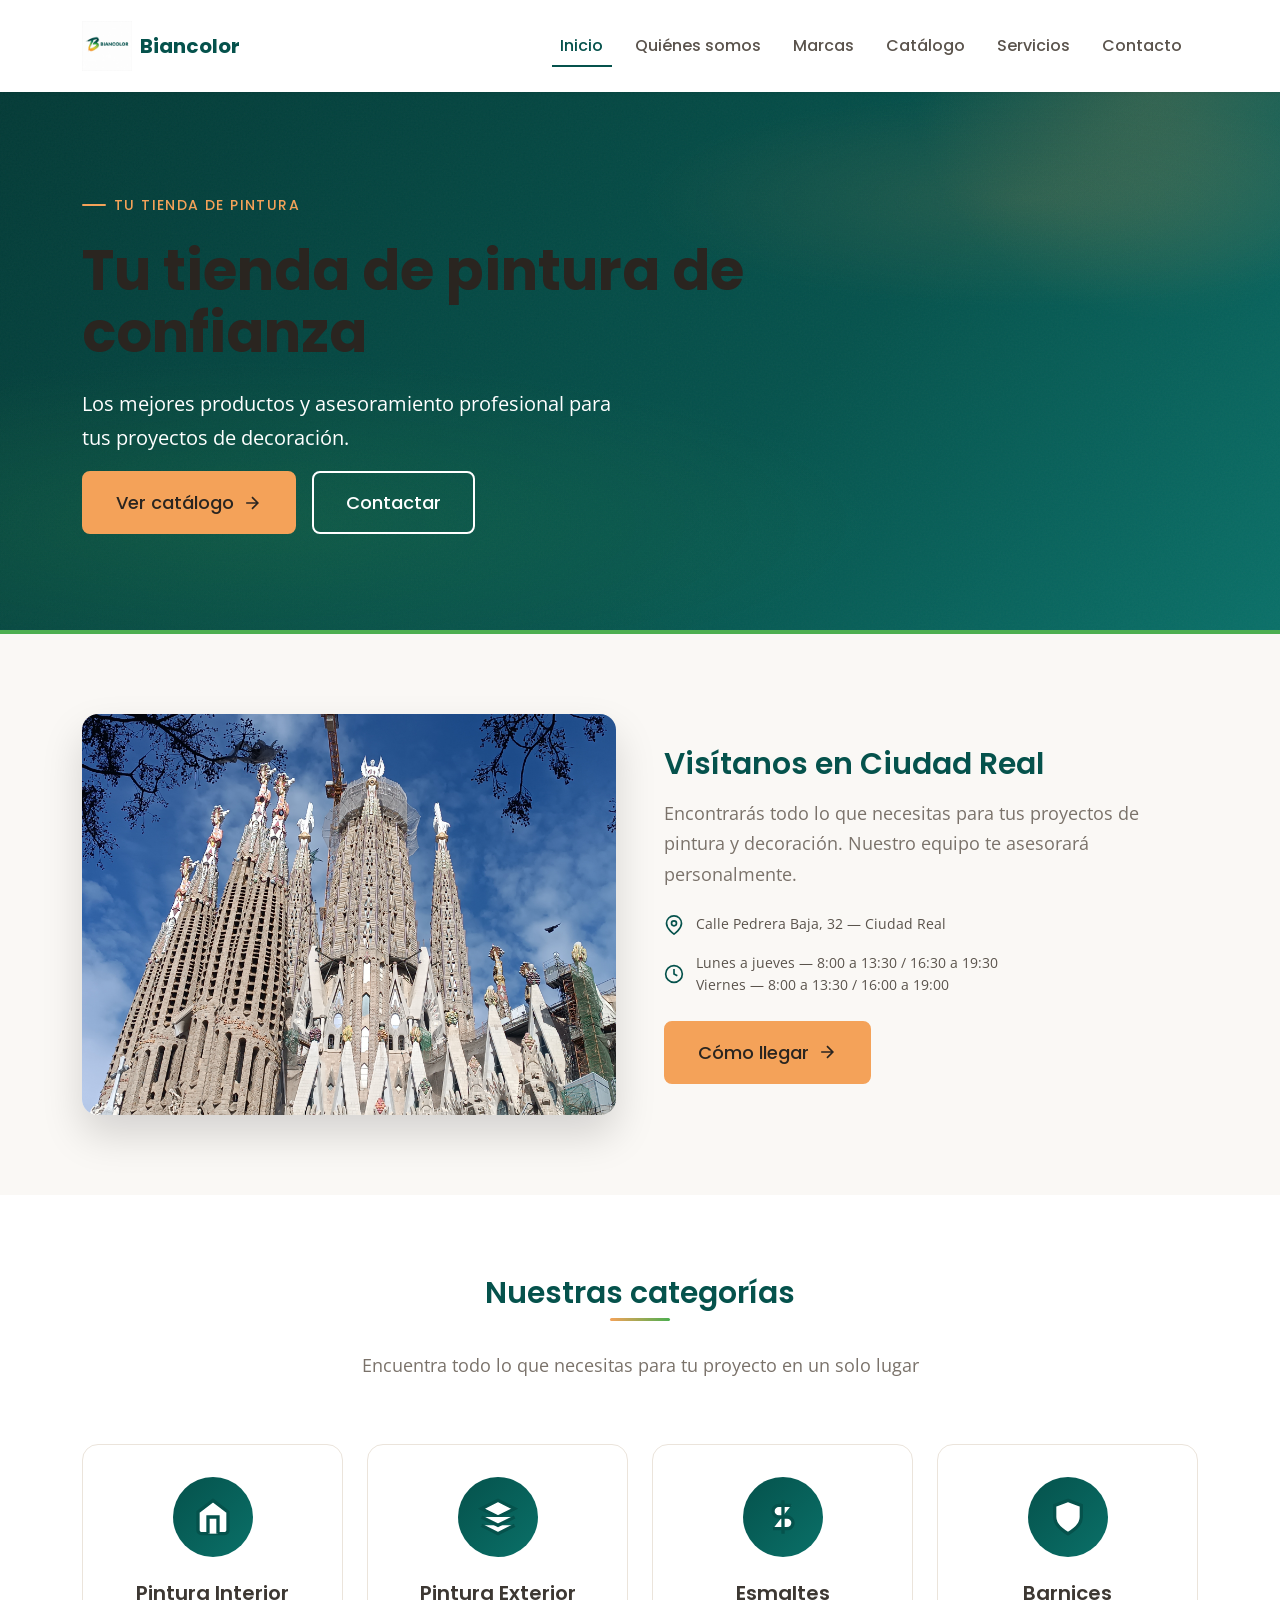
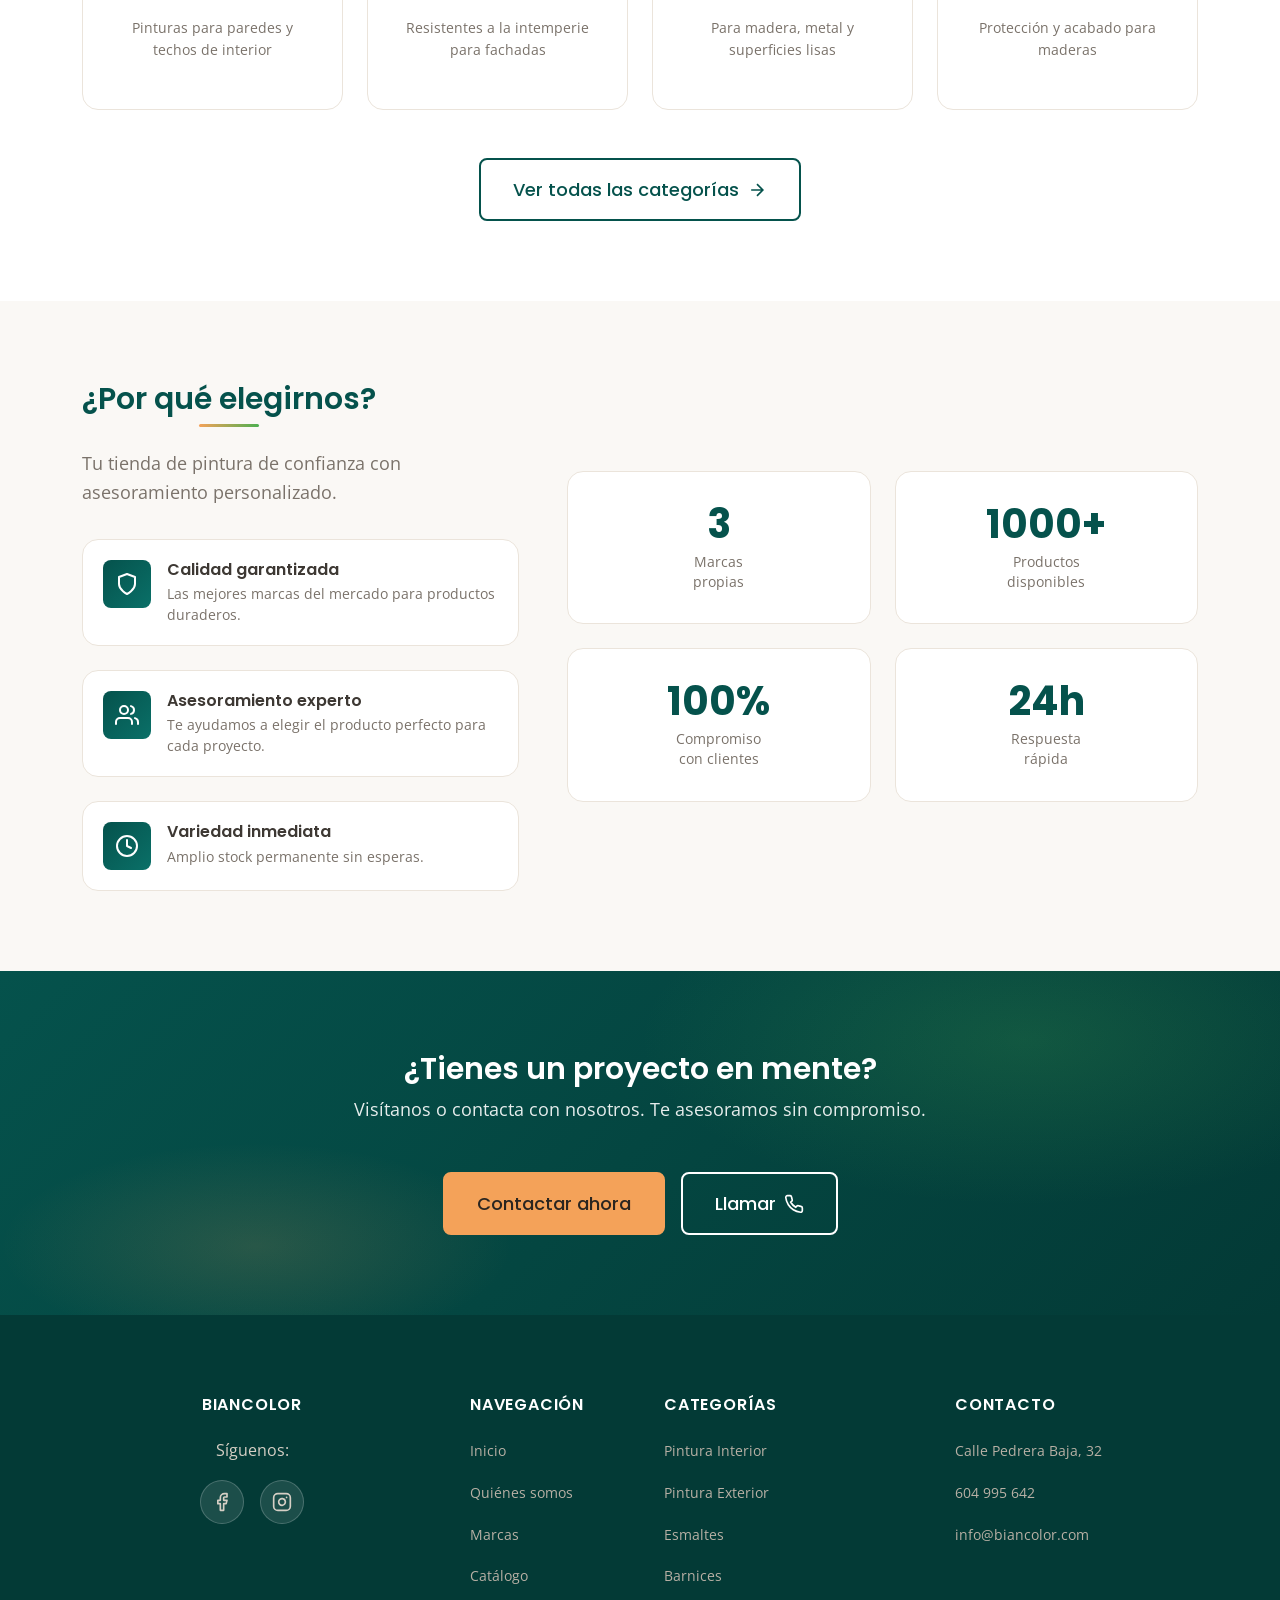
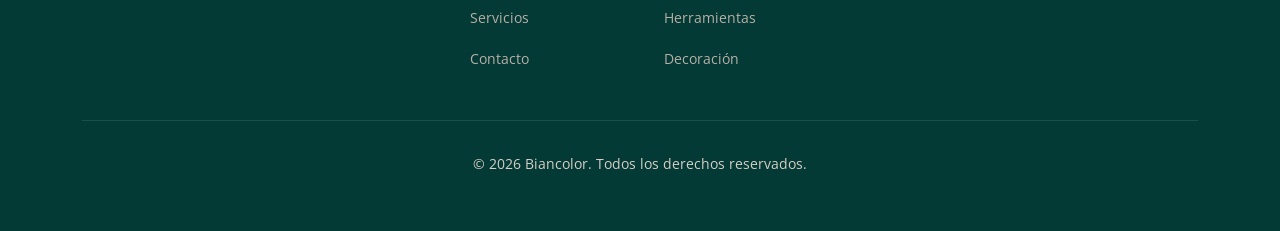
<file: index.html>
<!doctype html>
<html lang="es">
  <head>
    <meta charset="UTF-8" />
    <meta name="viewport" content="width=device-width, initial-scale=1.0" />
    <meta
      name="description"
      content="Biancolor - Tu tienda de pintura y suministros profesionales. Calidad, variedad y asesoramiento experto."
    />
    <title>Biancolor | Tu tienda de pintura</title>
    <link rel="apple-touch-icon" sizes="180x180" href="apple-touch-icon.png" />
    <link rel="icon" type="image/png" sizes="32x32" href="favicon-32x32.png" />
    <link rel="icon" type="image/png" sizes="16x16" href="favicon-16x16.png" />
    <link rel="icon" type="image/x-icon" href="favicon.ico" />

    <!-- Google Fonts -->
    <link rel="preconnect" href="https://fonts.googleapis.com" />
    <link rel="preconnect" href="https://fonts.gstatic.com" crossorigin />
    <link
      href="https://fonts.googleapis.com/css2?family=Open+Sans:wght@400;500;600&family=Poppins:wght@400;500;600;700&display=swap"
      rel="stylesheet"
    />

    <!-- Bootstrap 5 CSS -->
    <link
      href="https://cdn.jsdelivr.net/npm/bootstrap@5.3.2/dist/css/bootstrap.min.css"
      rel="stylesheet"
    />

    <!-- Custom CSS -->
    <link rel="stylesheet" href="css/styles.css" />
  </head>
  <body>
    <!-- Navbar (reutilizable) -->
    <div id="site-navbar"></div>

    <!-- Hero Section -->
    <section class="hero">
      <div class="container">
        <div class="row align-items-center">
          <div class="col-lg-8 hero-content">
            <div class="hero-eyebrow">Tu tienda de pintura</div>
            <h1>Tu tienda de pintura de confianza</h1>
            <p>
              Los mejores productos y asesoramiento profesional para tus
              proyectos de decoración.
            </p>
            <div class="hero-actions">
              <a href="catalogo.html" class="btn btn-primary btn-lg">
                Ver catálogo
                <svg
                  width="20"
                  height="20"
                  viewBox="0 0 24 24"
                  fill="none"
                  stroke="currentColor"
                  stroke-width="2"
                >
                  <path d="M5 12h14M12 5l7 7-7 7" />
                </svg>
              </a>
              <a href="contacto.html" class="btn btn-outline-primary btn-lg">
                Contactar
              </a>
            </div>
          </div>
        </div>
      </div>
    </section>

    <!-- Fachada de la tienda -->
    <section class="section section-light store-front-section">
      <div class="container">
        <div class="row align-items-center g-5">
          <div class="col-lg-6 animate-on-scroll animate-from-left">
            <div class="store-front-image">
              <img
                src="images/fachada-placeholder.jpg"
                alt="Fachada de Biancolor - Tu tienda de pintura en Ciudad Real"
                loading="lazy"
              />
            </div>
          </div>
          <div class="col-lg-6 animate-on-scroll animate-from-right delay-1">
            <div class="store-front-content">
              <h2>Visítanos en Ciudad Real</h2>
              <p>
                Encontrarás todo lo que necesitas para tus proyectos de pintura
                y decoración. Nuestro equipo te asesorará personalmente.
              </p>
              <div class="store-front-info">
                <div class="store-info-item">
                  <svg
                    viewBox="0 0 24 24"
                    fill="none"
                    stroke="currentColor"
                    stroke-width="2"
                    width="20"
                    height="20"
                  >
                    <path d="M21 10c0 7-9 13-9 13s-9-6-9-13a9 9 0 0 1 18 0z" />
                    <circle cx="12" cy="10" r="3" />
                  </svg>
                  <span>Calle Pedrera Baja, 32 — Ciudad Real</span>
                </div>
                <div class="store-info-item">
                  <svg
                    viewBox="0 0 24 24"
                    fill="none"
                    stroke="currentColor"
                    stroke-width="2"
                    width="20"
                    height="20"
                  >
                    <circle cx="12" cy="12" r="10" />
                    <polyline points="12 6 12 12 16 14" />
                  </svg>
                  <div>
                    <div>Lunes a jueves — 8:00 a 13:30 / 16:30 a 19:30</div>
                    <div>Viernes — 8:00 a 13:30 / 16:00 a 19:00</div>
                  </div>
                </div>
              </div>
              <a href="contacto.html" class="btn btn-primary btn-lg mt-4">
                Cómo llegar
                <svg
                  width="20"
                  height="20"
                  viewBox="0 0 24 24"
                  fill="none"
                  stroke="currentColor"
                  stroke-width="2"
                >
                  <path d="M5 12h14M12 5l7 7-7 7" />
                </svg>
              </a>
            </div>
          </div>
        </div>
      </div>
    </section>

    <!-- Categorías destacadas -->
    <section class="section">
      <div class="container">
        <div class="section-title animate-on-scroll">
          <h2>Nuestras categorías</h2>
          <p>
            Encuentra todo lo que necesitas para tu proyecto en un solo lugar
          </p>
        </div>
        <div class="categories-grid">
          <a
            href="catalogo.html?cat=pintura-interior"
            class="text-decoration-none category-item animate-on-scroll delay-1"
          >
            <div class="category-card">
              <div class="icon">
                <svg
                  viewBox="0 0 24 24"
                  fill="none"
                  stroke="currentColor"
                  stroke-width="2"
                >
                  <path d="M3 9l9-7 9 7v11a2 2 0 0 1-2 2H5a2 2 0 0 1-2-2z" />
                  <polyline points="9 22 9 12 15 12 15 22" />
                </svg>
              </div>
              <h4>Pintura Interior</h4>
              <p>Pinturas para paredes y techos de interior</p>
            </div>
          </a>
          <a
            href="catalogo.html?cat=pintura-exterior"
            class="text-decoration-none category-item animate-on-scroll delay-2"
          >
            <div class="category-card">
              <div class="icon">
                <svg
                  viewBox="0 0 24 24"
                  fill="none"
                  stroke="currentColor"
                  stroke-width="2"
                >
                  <path d="M12 2L2 7l10 5 10-5-10-5z" />
                  <path d="M2 17l10 5 10-5" />
                  <path d="M2 12l10 5 10-5" />
                </svg>
              </div>
              <h4>Pintura Exterior</h4>
              <p>Resistentes a la intemperie para fachadas</p>
            </div>
          </a>
          <a
            href="catalogo.html?cat=esmaltes"
            class="text-decoration-none category-item animate-on-scroll delay-3"
          >
            <div class="category-card">
              <div class="icon">
                <svg
                  viewBox="0 0 24 24"
                  fill="none"
                  stroke="currentColor"
                  stroke-width="2"
                >
                  <path
                    d="M12 2v20M17 5H9.5a3.5 3.5 0 0 0 0 7h5a3.5 3.5 0 0 1 0 7H6"
                  />
                </svg>
              </div>
              <h4>Esmaltes</h4>
              <p>Para madera, metal y superficies lisas</p>
            </div>
          </a>
          <a
            href="catalogo.html?cat=barnices"
            class="text-decoration-none category-item animate-on-scroll delay-4"
          >
            <div class="category-card">
              <div class="icon">
                <svg
                  viewBox="0 0 24 24"
                  fill="none"
                  stroke="currentColor"
                  stroke-width="2"
                >
                  <path d="M12 22s8-4 8-10V5l-8-3-8 3v7c0 6 8 10 8 10z" />
                </svg>
              </div>
              <h4>Barnices</h4>
              <p>Protección y acabado para maderas</p>
            </div>
          </a>
        </div>
        <div class="text-center mt-5 animate-on-scroll">
          <a href="catalogo.html" class="btn btn-outline-secondary btn-lg">
            Ver todas las categorías
            <svg
              width="20"
              height="20"
              viewBox="0 0 24 24"
              fill="none"
              stroke="currentColor"
              stroke-width="2"
            >
              <path d="M5 12h14M12 5l7 7-7 7" />
            </svg>
          </a>
        </div>
      </div>
    </section>

    <!-- Por qué elegirnos -->
    <section class="section section-light">
      <div class="container">
        <div class="row align-items-center g-5">
          <div class="col-lg-5 animate-on-scroll animate-from-left">
            <div
              class="section-title"
              style="text-align: left; margin-bottom: var(--space-8)"
            >
              <h2>¿Por qué elegirnos?</h2>
              <p style="margin: var(--space-4) 0 0">
                Tu tienda de pintura de confianza con asesoramiento
                personalizado.
              </p>
            </div>
            <div class="why-features">
              <div class="why-feature">
                <div class="why-feature-icon">
                  <svg
                    viewBox="0 0 24 24"
                    fill="none"
                    stroke="currentColor"
                    stroke-width="2"
                  >
                    <path d="M12 22s8-4 8-10V5l-8-3-8 3v7c0 6 8 10 8 10z" />
                  </svg>
                </div>
                <div>
                  <h4>Calidad garantizada</h4>
                  <p>
                    Las mejores marcas del mercado para productos duraderos.
                  </p>
                </div>
              </div>
              <div class="why-feature">
                <div class="why-feature-icon">
                  <svg
                    viewBox="0 0 24 24"
                    fill="none"
                    stroke="currentColor"
                    stroke-width="2"
                  >
                    <path d="M17 21v-2a4 4 0 0 0-4-4H5a4 4 0 0 0-4 4v2" />
                    <circle cx="9" cy="7" r="4" />
                    <path d="M23 21v-2a4 4 0 0 0-3-3.87" />
                    <path d="M16 3.13a4 4 0 0 1 0 7.75" />
                  </svg>
                </div>
                <div>
                  <h4>Asesoramiento experto</h4>
                  <p>
                    Te ayudamos a elegir el producto perfecto para cada
                    proyecto.
                  </p>
                </div>
              </div>
              <div class="why-feature">
                <div class="why-feature-icon">
                  <svg
                    viewBox="0 0 24 24"
                    fill="none"
                    stroke="currentColor"
                    stroke-width="2"
                  >
                    <circle cx="12" cy="12" r="10" />
                    <polyline points="12 6 12 12 16 14" />
                  </svg>
                </div>
                <div>
                  <h4>Variedad inmediata</h4>
                  <p>Amplio stock permanente sin esperas.</p>
                </div>
              </div>
            </div>
          </div>
          <div class="col-lg-7 animate-on-scroll animate-from-right delay-2">
            <div class="why-stats-grid">
              <div class="why-stat-card">
                <div class="why-stat-number">3</div>
                <div class="why-stat-label">Marcas<br />propias</div>
              </div>
              <div class="why-stat-card">
                <div class="why-stat-number">1000+</div>
                <div class="why-stat-label">Productos<br />disponibles</div>
              </div>
              <div class="why-stat-card">
                <div class="why-stat-number">100%</div>
                <div class="why-stat-label">Compromiso<br />con clientes</div>
              </div>
              <div class="why-stat-card">
                <div class="why-stat-number">24h</div>
                <div class="why-stat-label">Respuesta<br />rápida</div>
              </div>
            </div>
          </div>
        </div>
      </div>
    </section>

    <!-- CTA -->
    <section class="section cta-section">
      <div class="container text-center">
        <div class="animate-on-scroll animate-from-scale">
          <h2>¿Tienes un proyecto en mente?</h2>
          <p class="mb-5">
            Visítanos o contacta con nosotros. Te asesoramos sin compromiso.
          </p>
          <div class="d-flex flex-wrap justify-content-center gap-3">
            <a href="contacto.html" class="btn btn-primary btn-lg">
              Contactar ahora
            </a>
            <a href="tel:+34604995642" class="btn btn-outline-primary btn-lg">
              Llamar
              <svg
                width="20"
                height="20"
                viewBox="0 0 24 24"
                fill="none"
                stroke="currentColor"
                stroke-width="2"
              >
                <path
                  d="M22 16.92v3a2 2 0 0 1-2.18 2 19.79 19.79 0 0 1-8.63-3.07 19.5 19.5 0 0 1-6-6 19.79 19.79 0 0 1-3.07-8.67A2 2 0 0 1 4.11 2h3a2 2 0 0 1 2 1.72 12.84 12.84 0 0 0 .7 2.81 2 2 0 0 1-.45 2.11L8.09 9.91a16 16 0 0 0 6 6l1.27-1.27a2 2 0 0 1 2.11-.45 12.84 12.84 0 0 0 2.81.7A2 2 0 0 1 22 16.92z"
                />
              </svg>
            </a>
          </div>
        </div>
      </div>
    </section>

    <!-- Footer (reutilizable) -->
    <div id="site-footer"></div>

    <!-- WhatsApp Float (reutilizable) -->
    <div id="site-whatsapp"></div>

    <!-- Bootstrap JS -->
    <script src="https://cdn.jsdelivr.net/npm/bootstrap@5.3.2/dist/js/bootstrap.bundle.min.js"></script>

    <!-- Custom JS -->
    <script src="js/components.js"></script>
    <script src="js/animations.js"></script>
  </body>
</html>
</file>
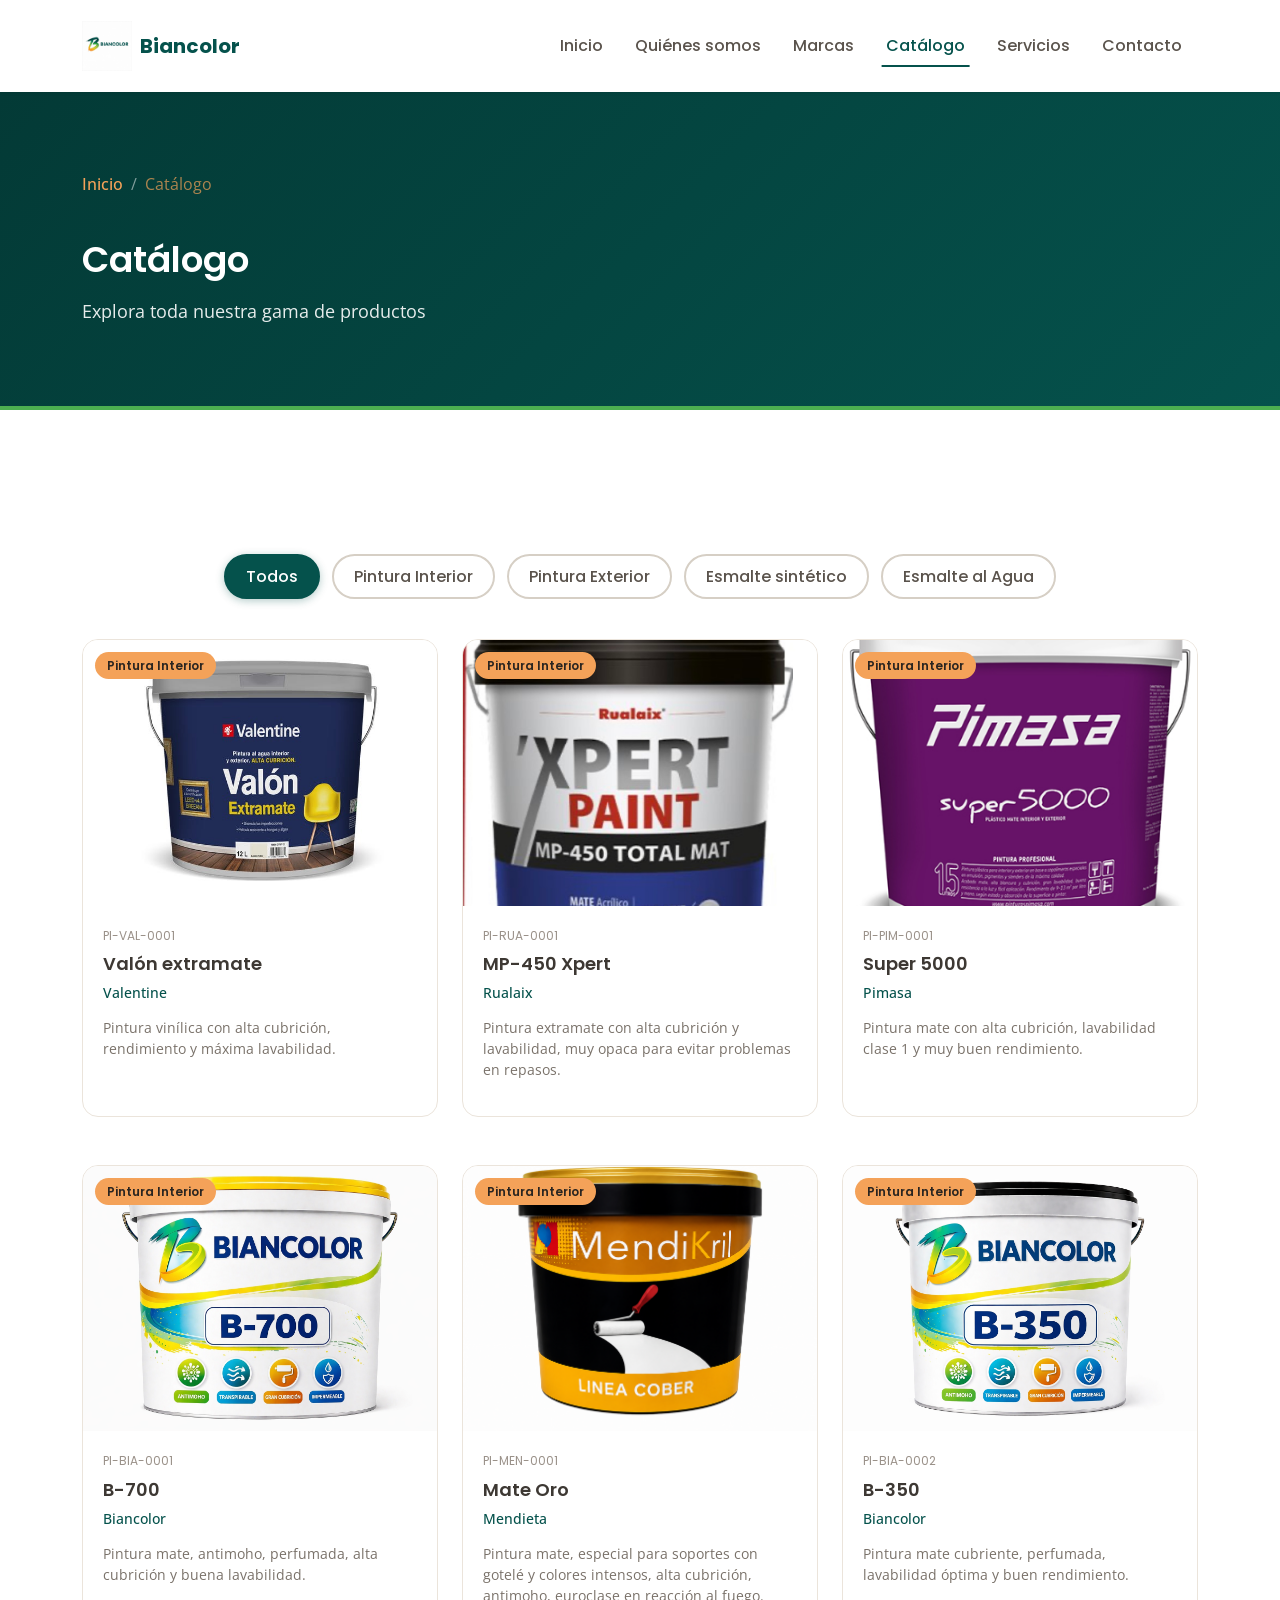
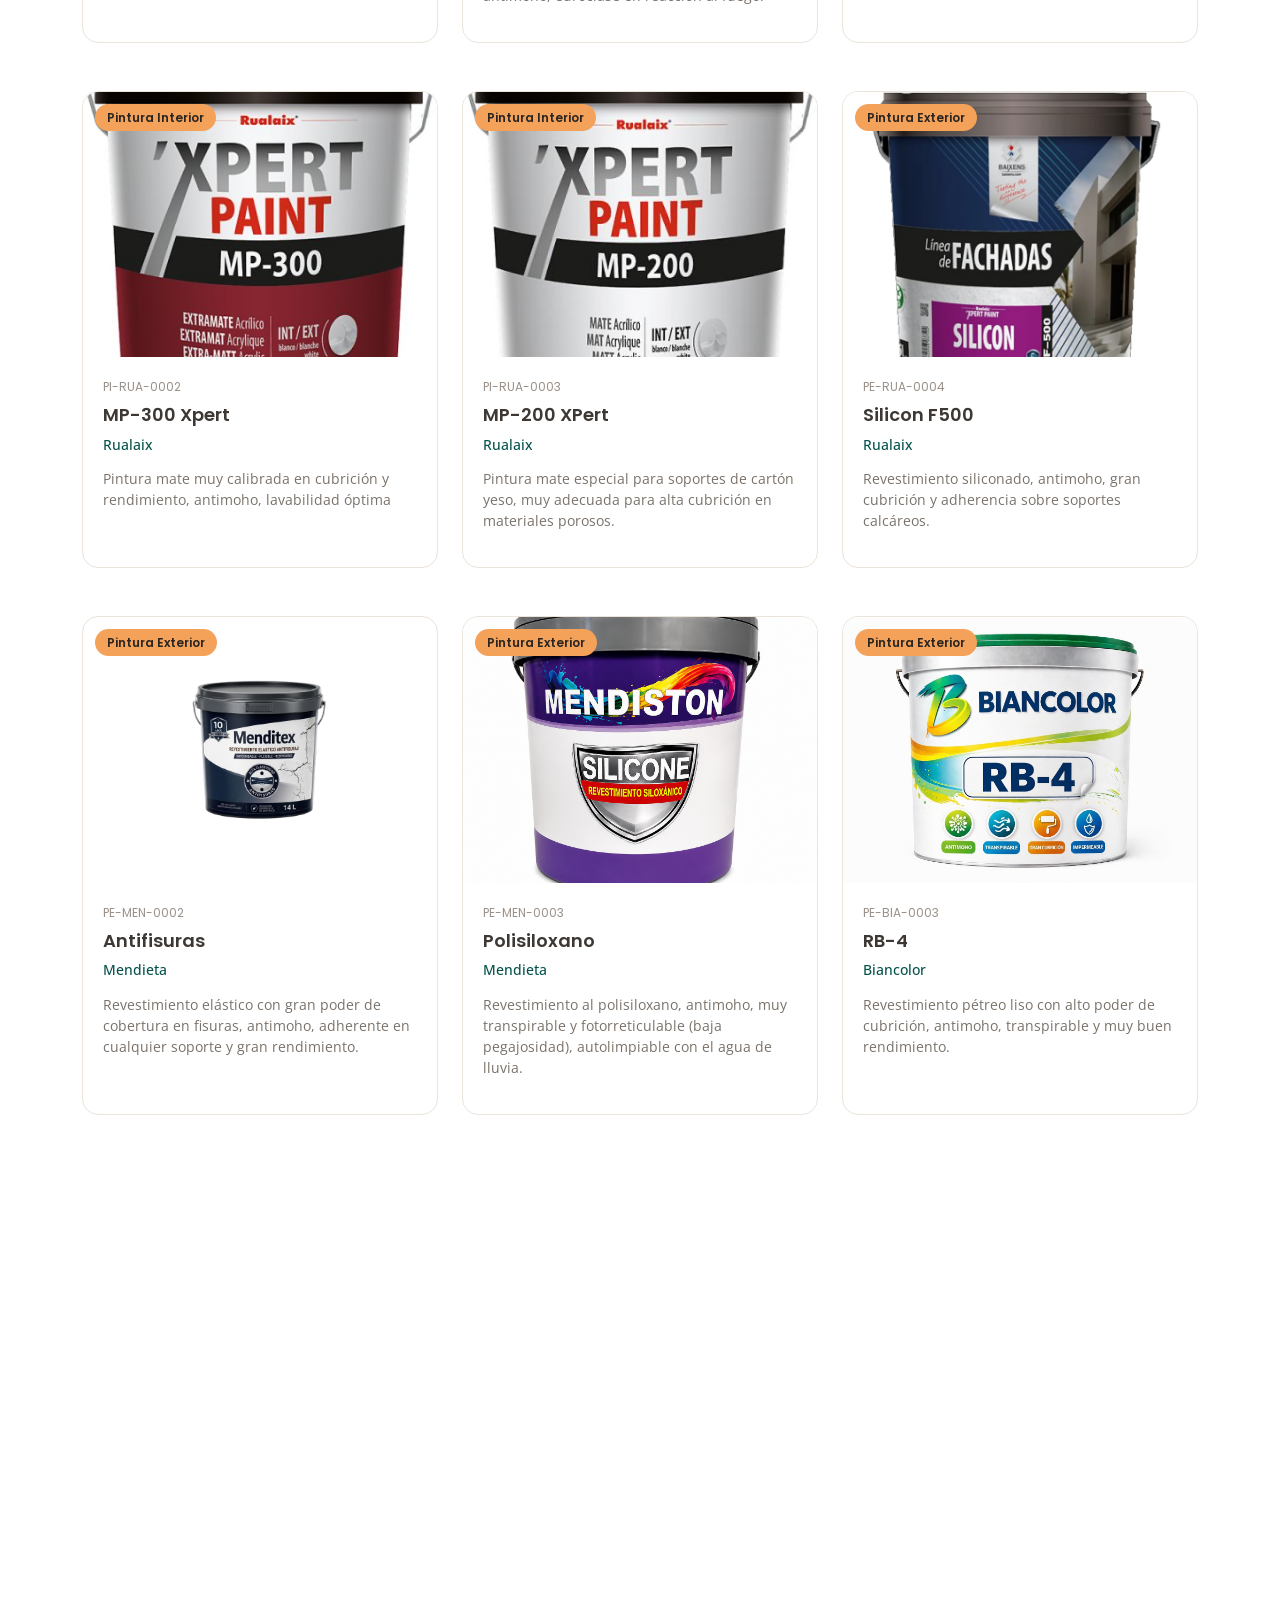
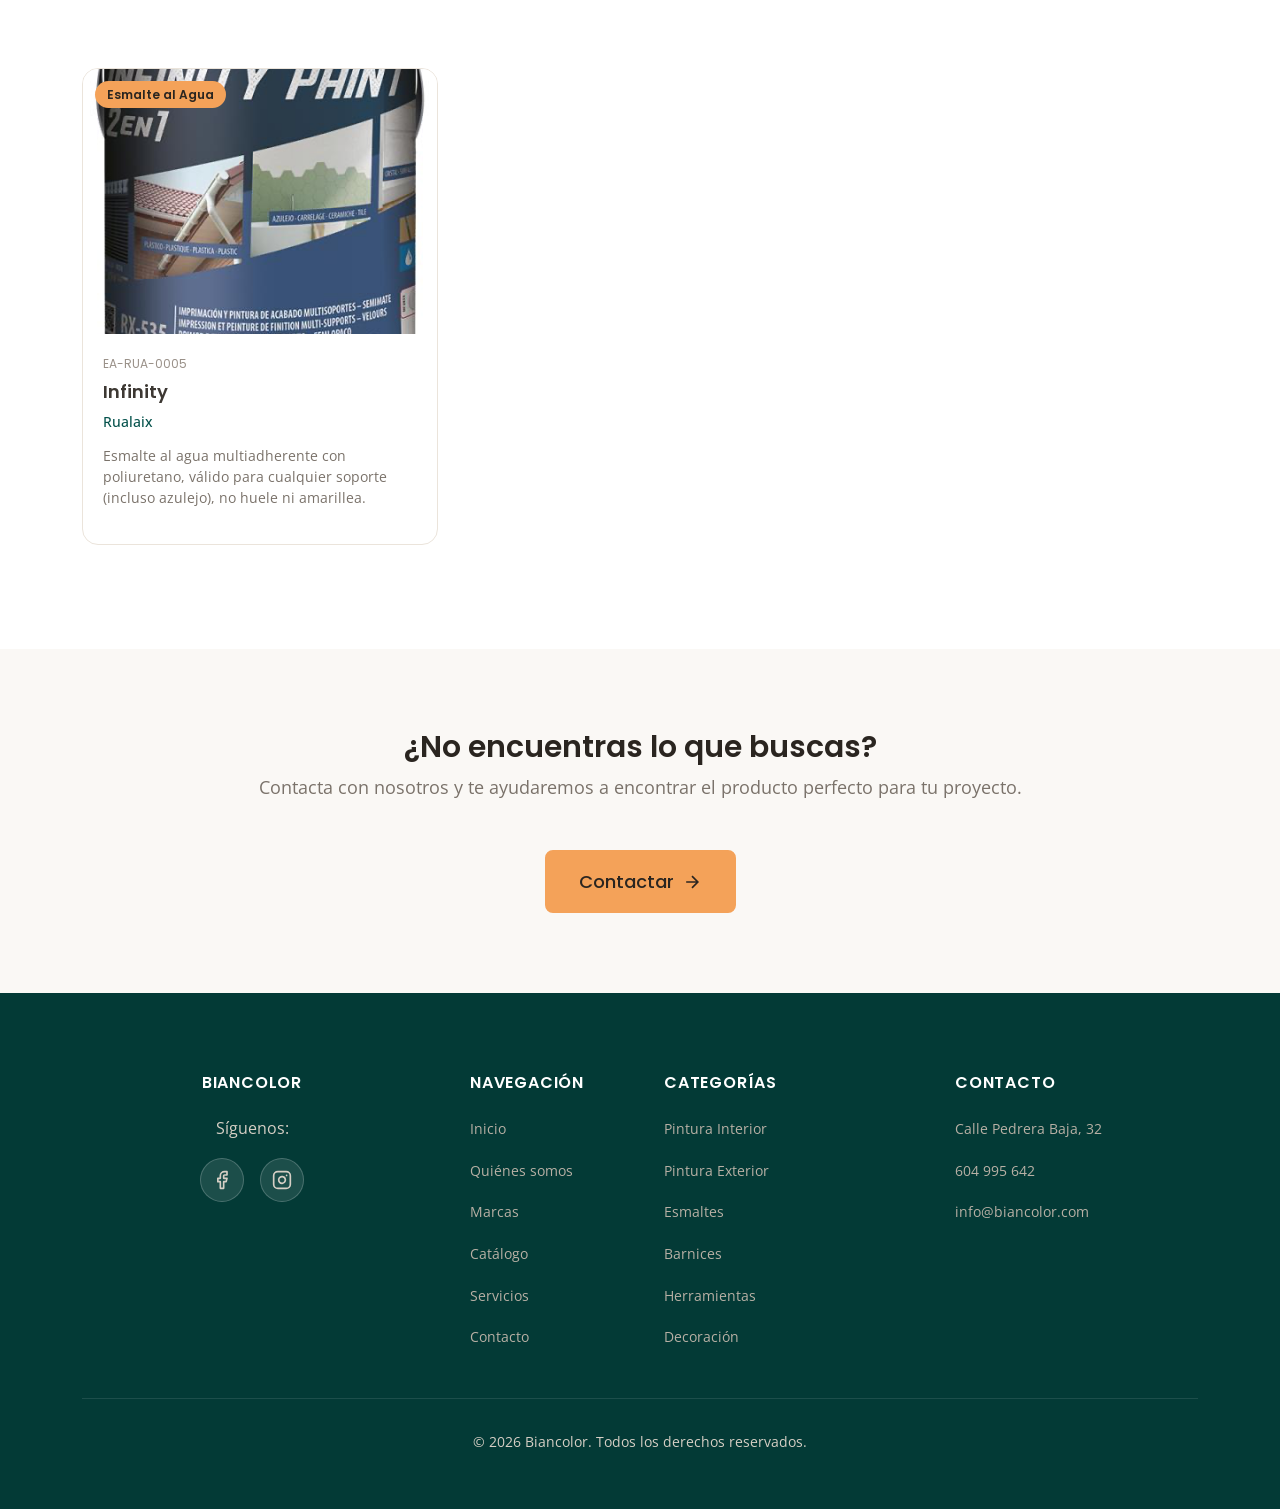
<file: catalogo.html>
<!DOCTYPE html>
<html lang="es">
<head>
  <meta charset="UTF-8">
  <meta name="viewport" content="width=device-width, initial-scale=1.0">
  <meta name="description" content="Catálogo de productos Biancolor: pintura interior, exterior, esmaltes, barnices, herramientas y más.">
  <title>Catálogo | Biancolor</title>
  <link rel="apple-touch-icon" sizes="180x180" href="apple-touch-icon.png">
  <link rel="icon" type="image/png" sizes="32x32" href="favicon-32x32.png">
  <link rel="icon" type="image/png" sizes="16x16" href="favicon-16x16.png">
  <link rel="icon" type="image/x-icon" href="favicon.ico">
  
  <link rel="preconnect" href="https://fonts.googleapis.com">
  <link rel="preconnect" href="https://fonts.gstatic.com" crossorigin>
  <link href="https://fonts.googleapis.com/css2?family=Open+Sans:wght@400;500;600&family=Poppins:wght@400;500;600;700&display=swap" rel="stylesheet">
  <link href="https://cdn.jsdelivr.net/npm/bootstrap@5.3.2/dist/css/bootstrap.min.css" rel="stylesheet">
  <link rel="stylesheet" href="css/styles.css">
</head>
<body>

  <!-- Navbar (reutilizable) -->
  <div id="site-navbar"></div>

  <!-- Page Header -->
  <section class="page-header">
    <div class="container">
      <nav aria-label="breadcrumb">
        <ol class="breadcrumb">
          <li class="breadcrumb-item"><a href="index.html">Inicio</a></li>
          <li class="breadcrumb-item active">Catálogo</li>
        </ol>
      </nav>
      <h1>Catálogo</h1>
      <p>Explora toda nuestra gama de productos</p>
    </div>
  </section>

  <!-- Catálogo -->
  <section class="section">
    <div class="container">
      <!-- Filtros -->
      <div id="catalogo-filters" class="catalog-filters animate-on-scroll">
        <!-- Se carga dinámicamente -->
      </div>

      <!-- Grid de productos -->
      <div id="catalogo-grid" class="row g-4">
        <!-- Se carga dinámicamente -->
        <div class="col-12 text-center py-5">
          <div class="spinner-border text-primary" role="status">
            <span class="visually-hidden">Cargando...</span>
          </div>
          <p class="mt-3">Cargando catálogo...</p>
        </div>
      </div>
    </div>
  </section>

  <!-- CTA -->
  <section class="section section-light">
    <div class="container text-center">
      <div class="animate-on-scroll">
        <h2>¿No encuentras lo que buscas?</h2>
        <p class="mb-5" style="font-size: var(--fs-lg); color: var(--color-gray-600);">Contacta con nosotros y te ayudaremos a encontrar el producto perfecto para tu proyecto.</p>
        <a href="contacto.html" class="btn btn-primary btn-lg">
          Contactar
          <svg width="20" height="20" viewBox="0 0 24 24" fill="none" stroke="currentColor" stroke-width="2">
            <path d="M5 12h14M12 5l7 7-7 7"/>
          </svg>
        </a>
      </div>
    </div>
  </section>

  <!-- Footer (reutilizable) -->
  <div id="site-footer"></div>

  <!-- WhatsApp Float (reutilizable) -->
  <div id="site-whatsapp"></div>

  <script src="https://cdn.jsdelivr.net/npm/bootstrap@5.3.2/dist/js/bootstrap.bundle.min.js"></script>
  <script src="js/components.js"></script>
  <script src="js/animations.js"></script>
  <script src="js/catalogo.js"></script>
  <script>
    // Filtrar por categoría si viene en la URL
    document.addEventListener('DOMContentLoaded', function() {
      const params = new URLSearchParams(window.location.search);
      const cat = params.get('cat');
      if (cat) {
        setTimeout(() => {
          const btn = document.querySelector(`[data-filter="${cat}"]`);
          if (btn) btn.click();
        }, 500);
      }
    });
  </script>
</body>
</html>
</file>
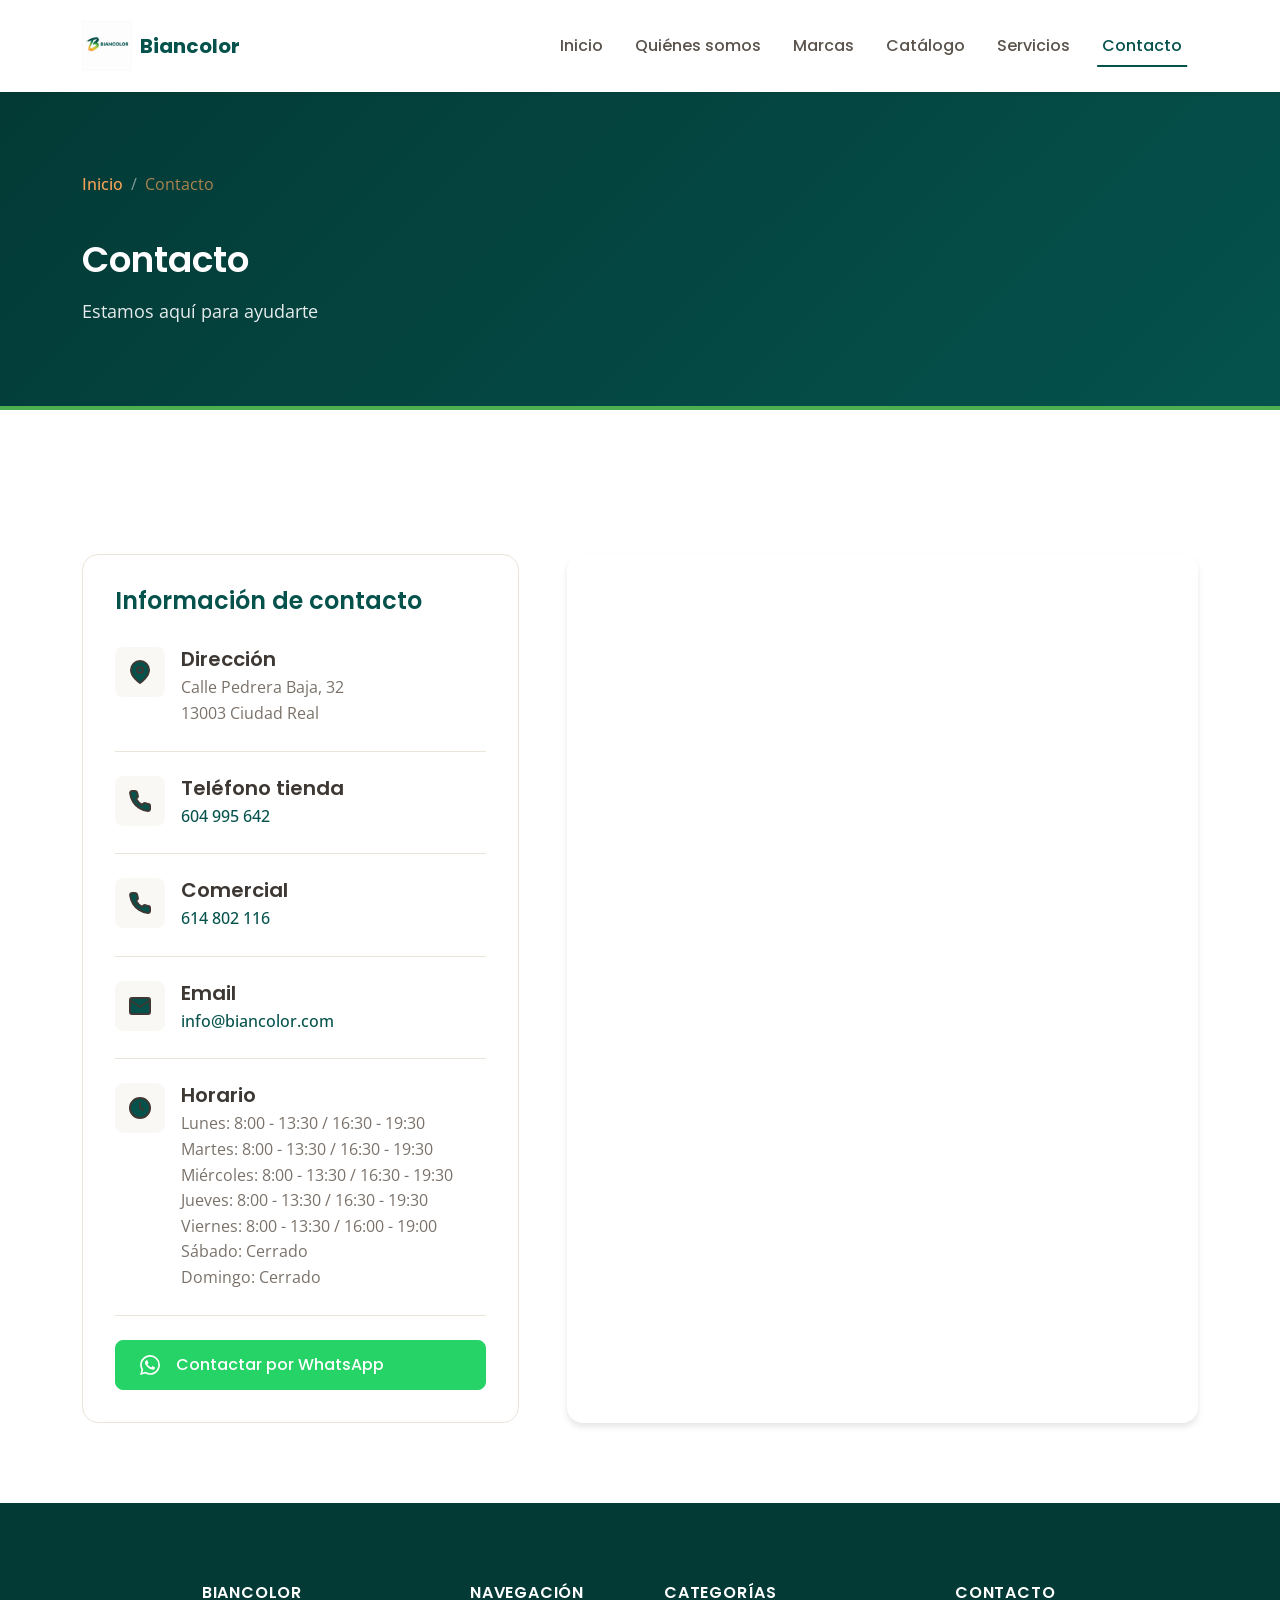
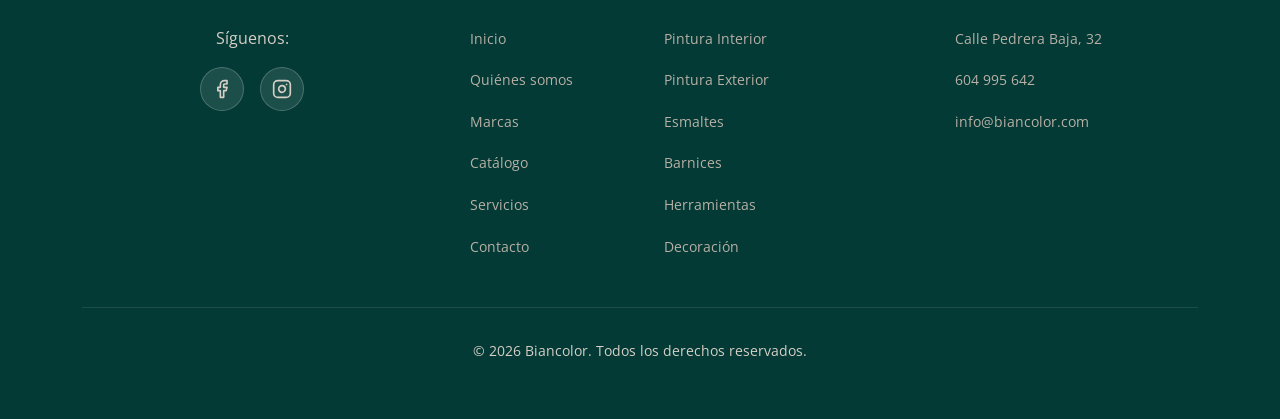
<file: contacto.html>
<!DOCTYPE html>
<html lang="es">
<head>
  <meta charset="UTF-8">
  <meta name="viewport" content="width=device-width, initial-scale=1.0">
  <meta name="description" content="Contacta con Biancolor. Estamos aquí para ayudarte con tu proyecto de pintura.">
  <title>Contacto | Biancolor</title>
  <link rel="apple-touch-icon" sizes="180x180" href="apple-touch-icon.png">
  <link rel="icon" type="image/png" sizes="32x32" href="favicon-32x32.png">
  <link rel="icon" type="image/png" sizes="16x16" href="favicon-16x16.png">
  <link rel="icon" type="image/x-icon" href="favicon.ico">
  
  <link rel="preconnect" href="https://fonts.googleapis.com">
  <link rel="preconnect" href="https://fonts.gstatic.com" crossorigin>
  <link href="https://fonts.googleapis.com/css2?family=Open+Sans:wght@400;500;600&family=Poppins:wght@400;500;600;700&display=swap" rel="stylesheet">
  <link href="https://cdn.jsdelivr.net/npm/bootstrap@5.3.2/dist/css/bootstrap.min.css" rel="stylesheet">
  <link rel="stylesheet" href="css/styles.css">
</head>
<body>

  <!-- Navbar (reutilizable) -->
  <div id="site-navbar"></div>

  <!-- Page Header -->
  <section class="page-header">
    <div class="container">
      <nav aria-label="breadcrumb">
        <ol class="breadcrumb">
          <li class="breadcrumb-item"><a href="index.html">Inicio</a></li>
          <li class="breadcrumb-item active">Contacto</li>
        </ol>
      </nav>
      <h1>Contacto</h1>
      <p>Estamos aquí para ayudarte</p>
    </div>
  </section>

  <!-- Contacto -->
  <section class="section">
    <div class="container">
      <div class="row g-5">
        <!-- Información de contacto -->
        <div class="col-lg-5 animate-on-scroll">
          <div class="contact-info">
            <h3 style="color: var(--color-primary); margin-bottom: var(--space-8);">Información de contacto</h3>
            
            <div class="info-item">
              <div class="info-icon">
                <svg viewBox="0 0 24 24" fill="none" stroke="currentColor" stroke-width="2">
                  <path d="M21 10c0 7-9 13-9 13s-9-6-9-13a9 9 0 0 1 18 0z"/>
                  <circle cx="12" cy="10" r="3"/>
                </svg>
              </div>
              <div class="info-content">
                <h5>Dirección</h5>
                <p>Calle Pedrera Baja, 32<br>13003 Ciudad Real</p>
              </div>
            </div>

            <div class="info-item">
              <div class="info-icon">
                <svg viewBox="0 0 24 24" fill="none" stroke="currentColor" stroke-width="2">
                  <path d="M22 16.92v3a2 2 0 0 1-2.18 2 19.79 19.79 0 0 1-8.63-3.07 19.5 19.5 0 0 1-6-6 19.79 19.79 0 0 1-3.07-8.67A2 2 0 0 1 4.11 2h3a2 2 0 0 1 2 1.72 12.84 12.84 0 0 0 .7 2.81 2 2 0 0 1-.45 2.11L8.09 9.91a16 16 0 0 0 6 6l1.27-1.27a2 2 0 0 1 2.11-.45 12.84 12.84 0 0 0 2.81.7A2 2 0 0 1 22 16.92z"/>
                </svg>
              </div>
              <div class="info-content">
                <h5>Teléfono tienda</h5>
                <p><a href="tel:+34604995642">604 995 642</a></p>
              </div>
            </div>

            <div class="info-item">
              <div class="info-icon">
                <svg viewBox="0 0 24 24" fill="none" stroke="currentColor" stroke-width="2">
                  <path d="M22 16.92v3a2 2 0 0 1-2.18 2 19.79 19.79 0 0 1-8.63-3.07 19.5 19.5 0 0 1-6-6 19.79 19.79 0 0 1-3.07-8.67A2 2 0 0 1 4.11 2h3a2 2 0 0 1 2 1.72 12.84 12.84 0 0 0 .7 2.81 2 2 0 0 1-.45 2.11L8.09 9.91a16 16 0 0 0 6 6l1.27-1.27a2 2 0 0 1 2.11-.45 12.84 12.84 0 0 0 2.81.7A2 2 0 0 1 22 16.92z"/>
                </svg>
              </div>
              <div class="info-content">
                <h5>Comercial</h5>
                <p><a href="tel:+34614802116">614 802 116</a></p>
              </div>
            </div>

            <div class="info-item">
              <div class="info-icon">
                <svg viewBox="0 0 24 24" fill="none" stroke="currentColor" stroke-width="2">
                  <path d="M4 4h16c1.1 0 2 .9 2 2v12c0 1.1-.9 2-2 2H4c-1.1 0-2-.9-2-2V6c0-1.1.9-2 2-2z"/>
                  <polyline points="22,6 12,13 2,6"/>
                </svg>
              </div>
              <div class="info-content">
                <h5>Email</h5>
                <p><a href="mailto:info@biancolor.com">info@biancolor.com</a></p>
              </div>
            </div>

            <div class="info-item">
              <div class="info-icon">
                <svg viewBox="0 0 24 24" fill="none" stroke="currentColor" stroke-width="2">
                  <circle cx="12" cy="12" r="10"/>
                  <polyline points="12 6 12 12 16 14"/>
                </svg>
              </div>
              <div class="info-content">
                <h5>Horario</h5>
                <p>Lunes: 8:00 - 13:30 / 16:30 - 19:30<br>
                Martes: 8:00 - 13:30 / 16:30 - 19:30<br>
                Miércoles: 8:00 - 13:30 / 16:30 - 19:30<br>
                Jueves: 8:00 - 13:30 / 16:30 - 19:30<br>
                Viernes: 8:00 - 13:30 / 16:00 - 19:00<br>
                Sábado: Cerrado<br>
                Domingo: Cerrado</p>
              </div>
            </div>

            <!-- WhatsApp para escritorio -->
            <div class="d-none d-md-block mt-4">
              <a href="https://wa.me/34614802116?text=Hola%2C%20me%20gustaría%20información" 
                 class="btn btn-success w-100" 
                 target="_blank"
                 style="background-color: #25d366; border-color: #25d366;">
                <svg width="20" height="20" viewBox="0 0 24 24" fill="currentColor" style="margin-right: 8px;">
                  <path d="M17.472 14.382c-.297-.149-1.758-.867-2.03-.967-.273-.099-.471-.148-.67.15-.197.297-.767.966-.94 1.164-.173.199-.347.223-.644.075-.297-.15-1.255-.463-2.39-1.475-.883-.788-1.48-1.761-1.653-2.059-.173-.297-.018-.458.13-.606.134-.133.298-.347.446-.52.149-.174.198-.298.298-.497.099-.198.05-.371-.025-.52-.075-.149-.669-1.612-.916-2.207-.242-.579-.487-.5-.669-.51-.173-.008-.371-.01-.57-.01-.198 0-.52.074-.792.372-.272.297-1.04 1.016-1.04 2.479 0 1.462 1.065 2.875 1.213 3.074.149.198 2.096 3.2 5.077 4.487.709.306 1.262.489 1.694.625.712.227 1.36.195 1.871.118.571-.085 1.758-.719 2.006-1.413.248-.694.248-1.289.173-1.413-.074-.124-.272-.198-.57-.347m-5.421 7.403h-.004a9.87 9.87 0 01-5.031-1.378l-.361-.214-3.741.982.998-3.648-.235-.374a9.86 9.86 0 01-1.51-5.26c.001-5.45 4.436-9.884 9.888-9.884 2.64 0 5.122 1.03 6.988 2.898a9.825 9.825 0 012.893 6.994c-.003 5.45-4.437 9.884-9.885 9.884m8.413-18.297A11.815 11.815 0 0012.05 0C5.495 0 .16 5.335.157 11.892c0 2.096.547 4.142 1.588 5.945L.057 24l6.305-1.654a11.882 11.882 0 005.683 1.448h.005c6.554 0 11.89-5.335 11.893-11.893a11.821 11.821 0 00-3.48-8.413z"/>
                </svg>
                Contactar por WhatsApp
              </a>
            </div>
          </div>
        </div>

        <!-- Mapa -->
        <div class="col-lg-7 animate-on-scroll delay-1">
          <div class="map-container">
            <iframe 
              src="https://maps.google.com/maps?q=C.+de+Pedrera+Baja,+32,+13003+Ciudad+Real,+Cdad.+Real,+Espa%C3%B1a&t=&z=17&ie=UTF8&iwloc=&output=embed" 
              width="100%" 
              height="100%" 
              style="border:0; min-height: 400px;" 
              allowfullscreen="" 
              loading="lazy" 
              referrerpolicy="no-referrer-when-downgrade">
            </iframe>
          </div>
        </div>
      </div>
    </div>
  </section>

  <!-- Footer (reutilizable) -->
  <div id="site-footer"></div>

  <!-- WhatsApp Float (reutilizable) -->
  <div id="site-whatsapp"></div>

  <script src="https://cdn.jsdelivr.net/npm/bootstrap@5.3.2/dist/js/bootstrap.bundle.min.js"></script>
  <script src="js/components.js"></script>
  <script src="js/animations.js"></script>
</body>
</html>
</file>
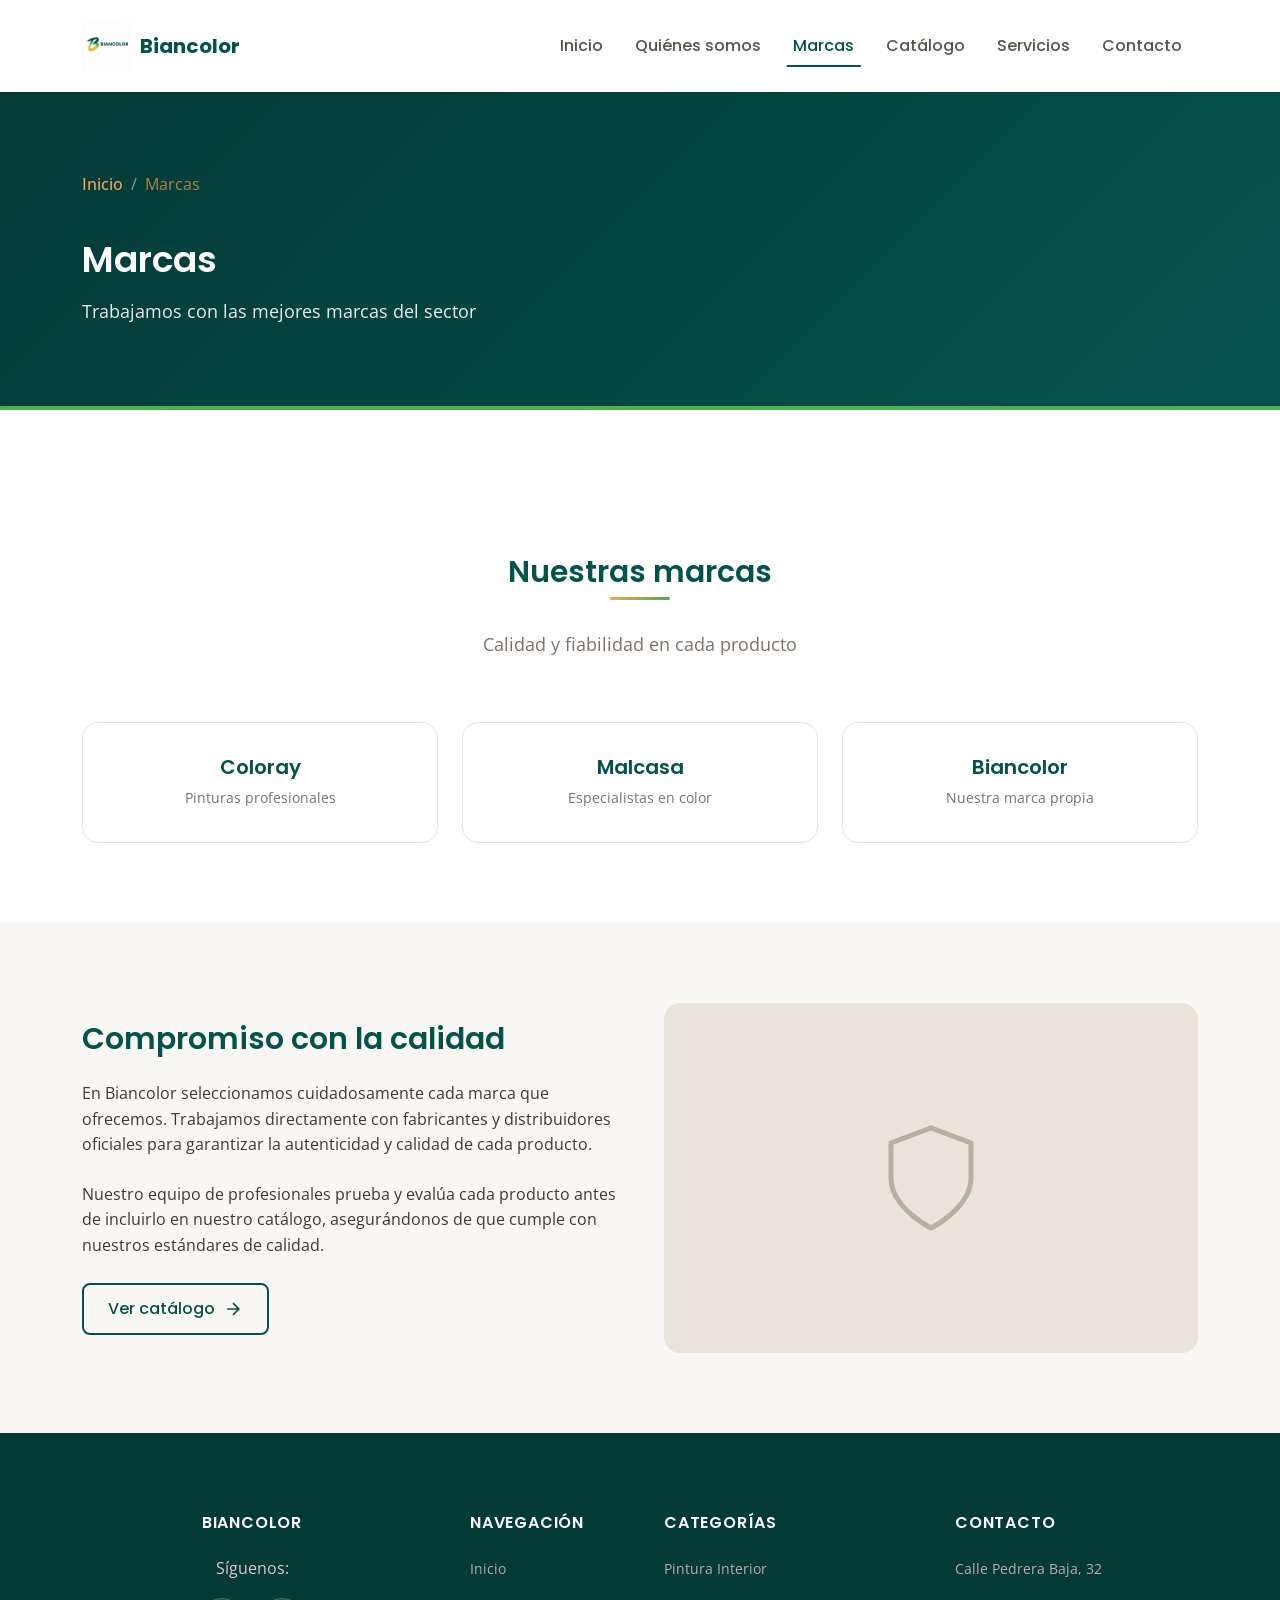
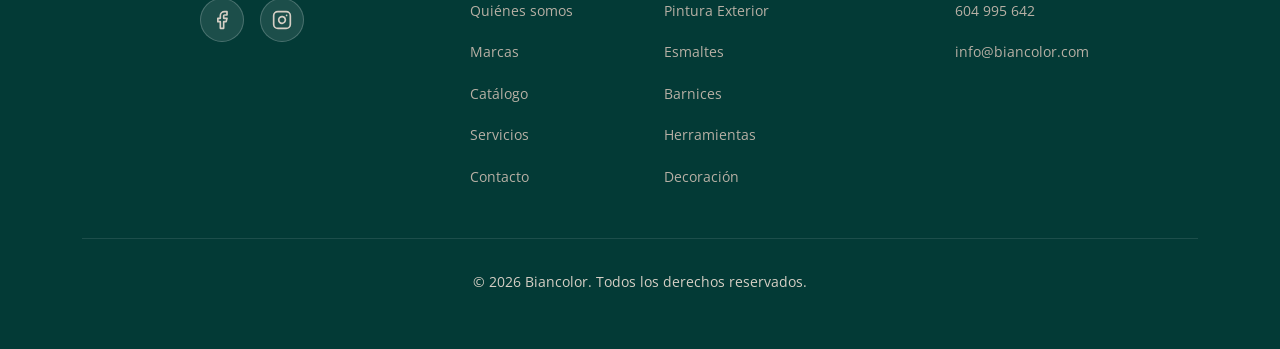
<file: marcas.html>
<!DOCTYPE html>
<html lang="es">
<head>
  <meta charset="UTF-8">
  <meta name="viewport" content="width=device-width, initial-scale=1.0">
  <meta name="description" content="Descubre las marcas de pintura que encontrarás en Biancolor.">
  <title>Marcas | Biancolor</title>
  <link rel="apple-touch-icon" sizes="180x180" href="apple-touch-icon.png">
  <link rel="icon" type="image/png" sizes="32x32" href="favicon-32x32.png">
  <link rel="icon" type="image/png" sizes="16x16" href="favicon-16x16.png">
  <link rel="icon" type="image/x-icon" href="favicon.ico">
  
  <link rel="preconnect" href="https://fonts.googleapis.com">
  <link rel="preconnect" href="https://fonts.gstatic.com" crossorigin>
  <link href="https://fonts.googleapis.com/css2?family=Open+Sans:wght@400;500;600&family=Poppins:wght@400;500;600;700&display=swap" rel="stylesheet">
  <link href="https://cdn.jsdelivr.net/npm/bootstrap@5.3.2/dist/css/bootstrap.min.css" rel="stylesheet">
  <link rel="stylesheet" href="css/styles.css">
</head>
<body>

  <!-- Navbar (reutilizable) -->
  <div id="site-navbar"></div>

  <!-- Page Header -->
  <section class="page-header">
    <div class="container">
      <nav aria-label="breadcrumb">
        <ol class="breadcrumb">
          <li class="breadcrumb-item"><a href="index.html">Inicio</a></li>
          <li class="breadcrumb-item active">Marcas</li>
        </ol>
      </nav>
      <h1>Marcas</h1>
      <p>Trabajamos con las mejores marcas del sector</p>
    </div>
  </section>

  <!-- Marcas -->
  <section class="section">
    <div class="container">
      <div class="section-title animate-on-scroll">
        <h2>Nuestras marcas</h2>
        <p>Calidad y fiabilidad en cada producto</p>
      </div>
      <div class="row g-4">
        <div class="col-lg-4 col-md-6 animate-on-scroll delay-1">
          <div class="brand-card">
            <div style="text-align: center;">
              <h4 style="color: var(--color-primary); margin-bottom: var(--space-2);">Coloray</h4>
              <p style="color: var(--color-gray-600); font-size: var(--fs-sm); margin: 0;">Pinturas profesionales</p>
            </div>
          </div>
        </div>
        <div class="col-lg-4 col-md-6 animate-on-scroll delay-2">
          <div class="brand-card">
            <div style="text-align: center;">
              <h4 style="color: var(--color-primary); margin-bottom: var(--space-2);">Malcasa</h4>
              <p style="color: var(--color-gray-600); font-size: var(--fs-sm); margin: 0;">Especialistas en color</p>
            </div>
          </div>
        </div>
        <div class="col-lg-4 col-md-6 animate-on-scroll delay-3">
          <div class="brand-card">
            <div style="text-align: center;">
              <h4 style="color: var(--color-primary); margin-bottom: var(--space-2);">Biancolor</h4>
              <p style="color: var(--color-gray-600); font-size: var(--fs-sm); margin: 0;">Nuestra marca propia</p>
            </div>
          </div>
        </div>
      </div>
    </div>
  </section>

  <!-- Información adicional -->
  <section class="section section-light">
    <div class="container">
      <div class="row align-items-center g-5">
        <div class="col-lg-6 animate-on-scroll">
          <h2 style="color: var(--color-primary); margin-bottom: var(--space-6);">Compromiso con la calidad</h2>
          <p class="mb-4">En Biancolor seleccionamos cuidadosamente cada marca que ofrecemos. Trabajamos directamente con fabricantes y distribuidores oficiales para garantizar la autenticidad y calidad de cada producto.</p>
          <p class="mb-4">Nuestro equipo de profesionales prueba y evalúa cada producto antes de incluirlo en nuestro catálogo, asegurándonos de que cumple con nuestros estándares de calidad.</p>
          <a href="catalogo.html" class="btn btn-outline-secondary">
            Ver catálogo
            <svg width="20" height="20" viewBox="0 0 24 24" fill="none" stroke="currentColor" stroke-width="2">
              <path d="M5 12h14M12 5l7 7-7 7"/>
            </svg>
          </a>
        </div>
        <div class="col-lg-6 animate-on-scroll delay-1">
          <div style="background: var(--color-gray-200); border-radius: var(--radius-lg); height: 350px; display: flex; align-items: center; justify-content: center;">
            <svg width="120" height="120" viewBox="0 0 24 24" fill="none" stroke="var(--color-gray-400)" stroke-width="1">
              <path d="M12 22s8-4 8-10V5l-8-3-8 3v7c0 6 8 10 8 10z"/>
            </svg>
          </div>
        </div>
      </div>
    </div>
  </section>

  <!-- Footer (reutilizable) -->
  <div id="site-footer"></div>

  <!-- WhatsApp Float (reutilizable) -->
  <div id="site-whatsapp"></div>

  <script src="https://cdn.jsdelivr.net/npm/bootstrap@5.3.2/dist/js/bootstrap.bundle.min.js"></script>
  <script src="js/components.js"></script>
  <script src="js/animations.js"></script>
</body>
</html>
</file>
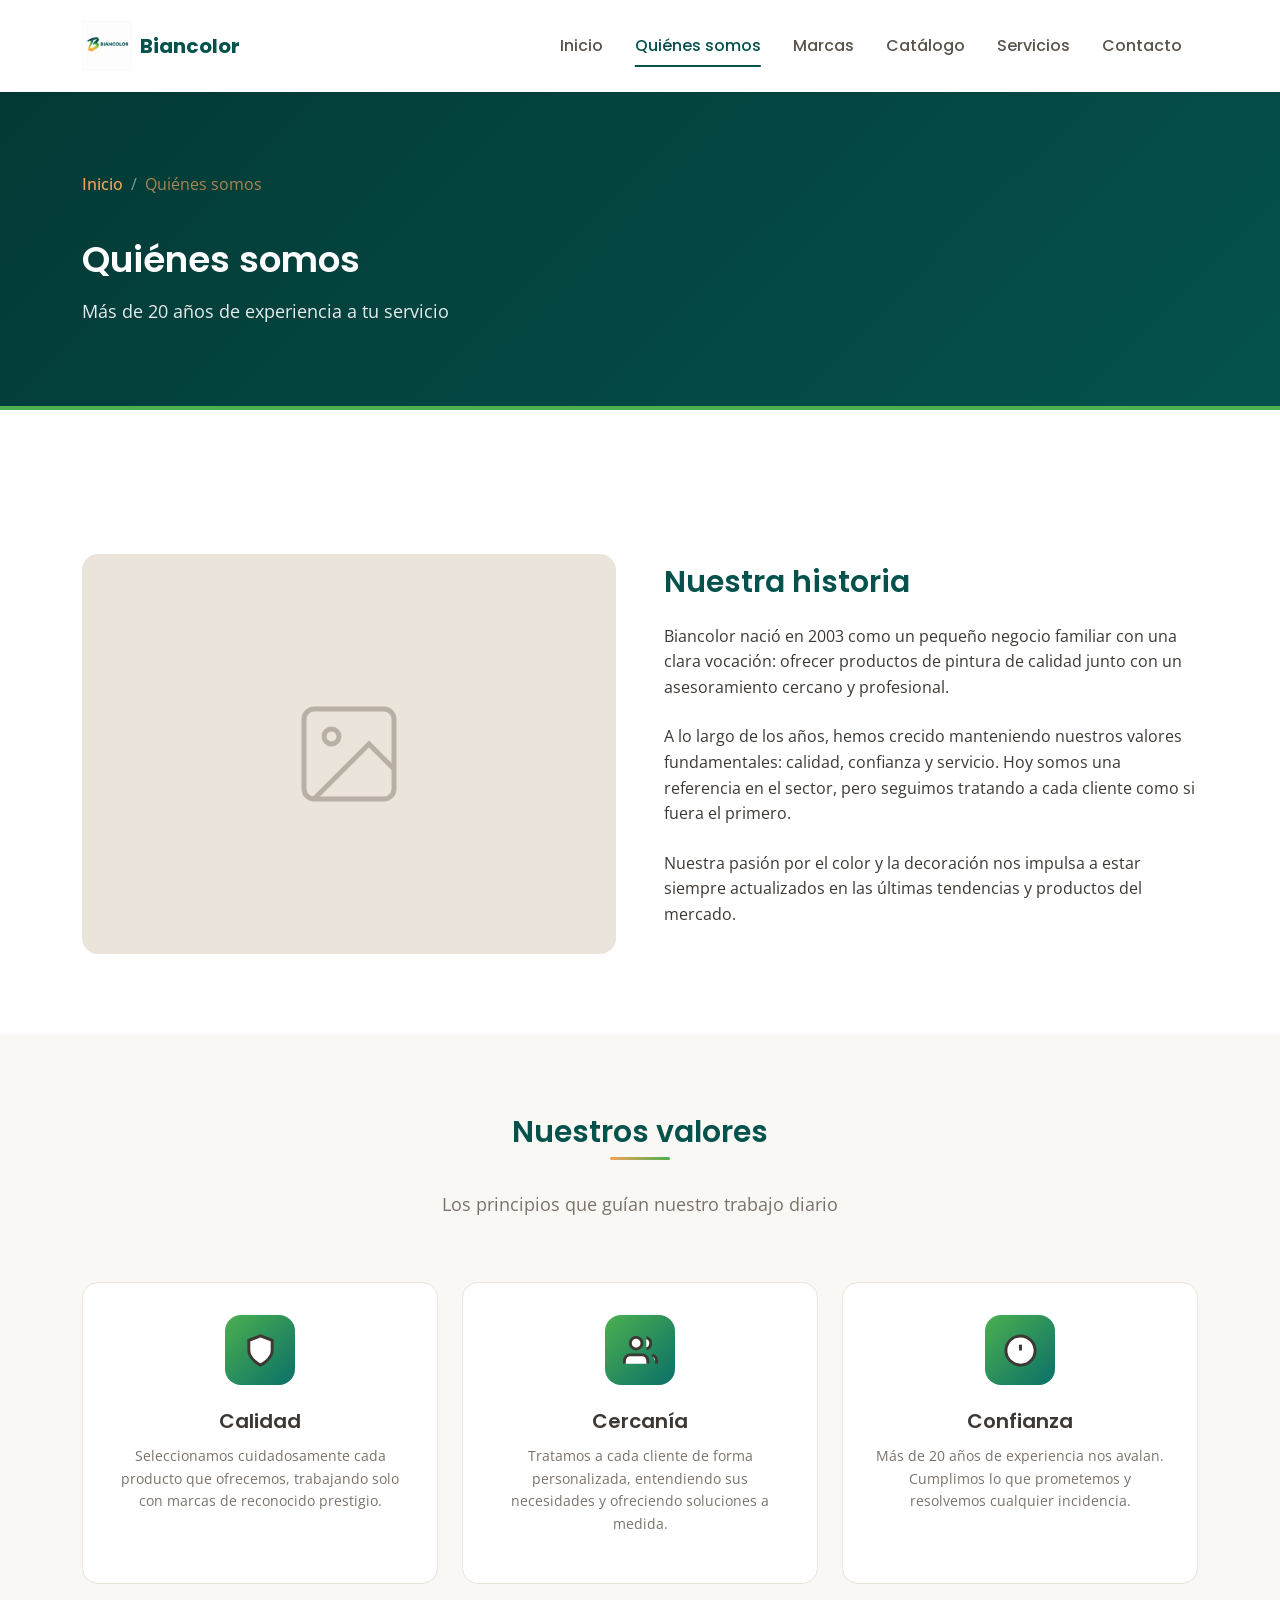
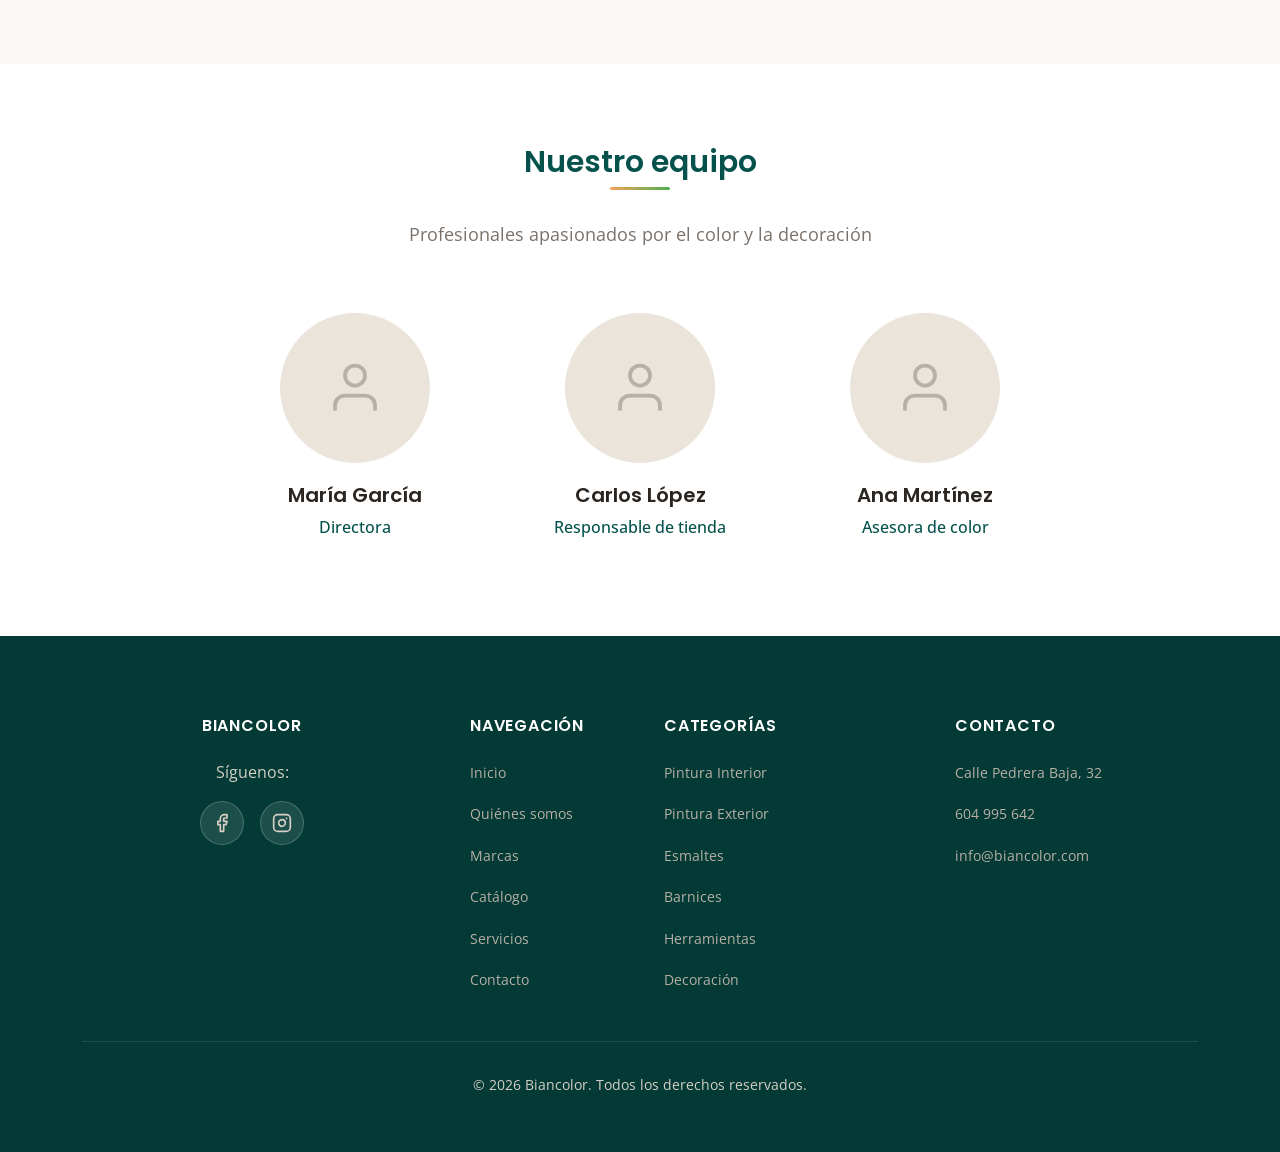
<file: quienes-somos.html>
<!DOCTYPE html>
<html lang="es">
<head>
  <meta charset="UTF-8">
  <meta name="viewport" content="width=device-width, initial-scale=1.0">
  <meta name="description" content="Conoce la historia y valores de Biancolor, tu tienda de pintura de confianza.">
  <title>Quiénes somos | Biancolor</title>
  <link rel="apple-touch-icon" sizes="180x180" href="apple-touch-icon.png">
  <link rel="icon" type="image/png" sizes="32x32" href="favicon-32x32.png">
  <link rel="icon" type="image/png" sizes="16x16" href="favicon-16x16.png">
  <link rel="icon" type="image/x-icon" href="favicon.ico">
  
  <link rel="preconnect" href="https://fonts.googleapis.com">
  <link rel="preconnect" href="https://fonts.gstatic.com" crossorigin>
  <link href="https://fonts.googleapis.com/css2?family=Open+Sans:wght@400;500;600&family=Poppins:wght@400;500;600;700&display=swap" rel="stylesheet">
  <link href="https://cdn.jsdelivr.net/npm/bootstrap@5.3.2/dist/css/bootstrap.min.css" rel="stylesheet">
  <link rel="stylesheet" href="css/styles.css">
</head>
<body>

  <!-- Navbar (reutilizable) -->
  <div id="site-navbar"></div>

  <!-- Page Header -->
  <section class="page-header">
    <div class="container">
      <nav aria-label="breadcrumb">
        <ol class="breadcrumb">
          <li class="breadcrumb-item"><a href="index.html">Inicio</a></li>
          <li class="breadcrumb-item active">Quiénes somos</li>
        </ol>
      </nav>
      <h1>Quiénes somos</h1>
      <p>Más de 20 años de experiencia a tu servicio</p>
    </div>
  </section>

  <!-- Historia -->
  <section class="section">
    <div class="container">
      <div class="row align-items-center g-5">
        <div class="col-lg-6 animate-on-scroll">
          <div style="background: var(--color-gray-200); border-radius: var(--radius-lg); height: 400px; display: flex; align-items: center; justify-content: center;">
            <svg width="120" height="120" viewBox="0 0 24 24" fill="none" stroke="var(--color-gray-400)" stroke-width="1">
              <rect x="3" y="3" width="18" height="18" rx="2" ry="2"/>
              <circle cx="8.5" cy="8.5" r="1.5"/>
              <polyline points="21 15 16 10 5 21"/>
            </svg>
          </div>
        </div>
        <div class="col-lg-6 animate-on-scroll delay-1">
          <h2 style="color: var(--color-primary); margin-bottom: var(--space-6);">Nuestra historia</h2>
          <p class="mb-4">Biancolor nació en 2003 como un pequeño negocio familiar con una clara vocación: ofrecer productos de pintura de calidad junto con un asesoramiento cercano y profesional.</p>
          <p class="mb-4">A lo largo de los años, hemos crecido manteniendo nuestros valores fundamentales: calidad, confianza y servicio. Hoy somos una referencia en el sector, pero seguimos tratando a cada cliente como si fuera el primero.</p>
          <p>Nuestra pasión por el color y la decoración nos impulsa a estar siempre actualizados en las últimas tendencias y productos del mercado.</p>
        </div>
      </div>
    </div>
  </section>

  <!-- Valores -->
  <section class="section section-light">
    <div class="container">
      <div class="section-title animate-on-scroll">
        <h2>Nuestros valores</h2>
        <p>Los principios que guían nuestro trabajo diario</p>
      </div>
      <div class="row g-4">
        <div class="col-lg-4 col-md-6 animate-on-scroll delay-1">
          <div class="service-card">
            <div class="service-icon">
              <svg viewBox="0 0 24 24" fill="none" stroke="currentColor" stroke-width="2">
                <path d="M12 22s8-4 8-10V5l-8-3-8 3v7c0 6 8 10 8 10z"/>
              </svg>
            </div>
            <h4>Calidad</h4>
            <p>Seleccionamos cuidadosamente cada producto que ofrecemos, trabajando solo con marcas de reconocido prestigio.</p>
          </div>
        </div>
        <div class="col-lg-4 col-md-6 animate-on-scroll delay-2">
          <div class="service-card">
            <div class="service-icon">
              <svg viewBox="0 0 24 24" fill="none" stroke="currentColor" stroke-width="2">
                <path d="M17 21v-2a4 4 0 0 0-4-4H5a4 4 0 0 0-4 4v2"/>
                <circle cx="9" cy="7" r="4"/>
                <path d="M23 21v-2a4 4 0 0 0-3-3.87"/>
                <path d="M16 3.13a4 4 0 0 1 0 7.75"/>
              </svg>
            </div>
            <h4>Cercanía</h4>
            <p>Tratamos a cada cliente de forma personalizada, entendiendo sus necesidades y ofreciendo soluciones a medida.</p>
          </div>
        </div>
        <div class="col-lg-4 col-md-6 animate-on-scroll delay-3">
          <div class="service-card">
            <div class="service-icon">
              <svg viewBox="0 0 24 24" fill="none" stroke="currentColor" stroke-width="2">
                <circle cx="12" cy="12" r="10"/>
                <line x1="12" y1="8" x2="12" y2="12"/>
                <line x1="12" y1="16" x2="12.01" y2="16"/>
              </svg>
            </div>
            <h4>Confianza</h4>
            <p>Más de 20 años de experiencia nos avalan. Cumplimos lo que prometemos y resolvemos cualquier incidencia.</p>
          </div>
        </div>
      </div>
    </div>
  </section>

  <!-- Equipo -->
  <section class="section">
    <div class="container">
      <div class="section-title animate-on-scroll">
        <h2>Nuestro equipo</h2>
        <p>Profesionales apasionados por el color y la decoración</p>
      </div>
      <div class="row g-4 justify-content-center">
        <div class="col-lg-3 col-md-6 animate-on-scroll delay-1">
          <div class="text-center">
            <div style="width: 150px; height: 150px; border-radius: 50%; background: var(--color-gray-200); margin: 0 auto var(--space-5); display: flex; align-items: center; justify-content: center;">
              <svg width="60" height="60" viewBox="0 0 24 24" fill="none" stroke="var(--color-gray-400)" stroke-width="1.5">
                <path d="M20 21v-2a4 4 0 0 0-4-4H8a4 4 0 0 0-4 4v2"/>
                <circle cx="12" cy="7" r="4"/>
              </svg>
            </div>
            <h5>María García</h5>
            <p style="color: var(--color-primary); font-weight: 500;">Directora</p>
          </div>
        </div>
        <div class="col-lg-3 col-md-6 animate-on-scroll delay-2">
          <div class="text-center">
            <div style="width: 150px; height: 150px; border-radius: 50%; background: var(--color-gray-200); margin: 0 auto var(--space-5); display: flex; align-items: center; justify-content: center;">
              <svg width="60" height="60" viewBox="0 0 24 24" fill="none" stroke="var(--color-gray-400)" stroke-width="1.5">
                <path d="M20 21v-2a4 4 0 0 0-4-4H8a4 4 0 0 0-4 4v2"/>
                <circle cx="12" cy="7" r="4"/>
              </svg>
            </div>
            <h5>Carlos López</h5>
            <p style="color: var(--color-primary); font-weight: 500;">Responsable de tienda</p>
          </div>
        </div>
        <div class="col-lg-3 col-md-6 animate-on-scroll delay-3">
          <div class="text-center">
            <div style="width: 150px; height: 150px; border-radius: 50%; background: var(--color-gray-200); margin: 0 auto var(--space-5); display: flex; align-items: center; justify-content: center;">
              <svg width="60" height="60" viewBox="0 0 24 24" fill="none" stroke="var(--color-gray-400)" stroke-width="1.5">
                <path d="M20 21v-2a4 4 0 0 0-4-4H8a4 4 0 0 0-4 4v2"/>
                <circle cx="12" cy="7" r="4"/>
              </svg>
            </div>
            <h5>Ana Martínez</h5>
            <p style="color: var(--color-primary); font-weight: 500;">Asesora de color</p>
          </div>
        </div>
      </div>
    </div>
  </section>

  <!-- Footer (reutilizable) -->
  <div id="site-footer"></div>

  <!-- WhatsApp Float (reutilizable) -->
  <div id="site-whatsapp"></div>

  <script src="https://cdn.jsdelivr.net/npm/bootstrap@5.3.2/dist/js/bootstrap.bundle.min.js"></script>
  <script src="js/components.js"></script>
  <script src="js/animations.js"></script>
</body>
</html>
</file>
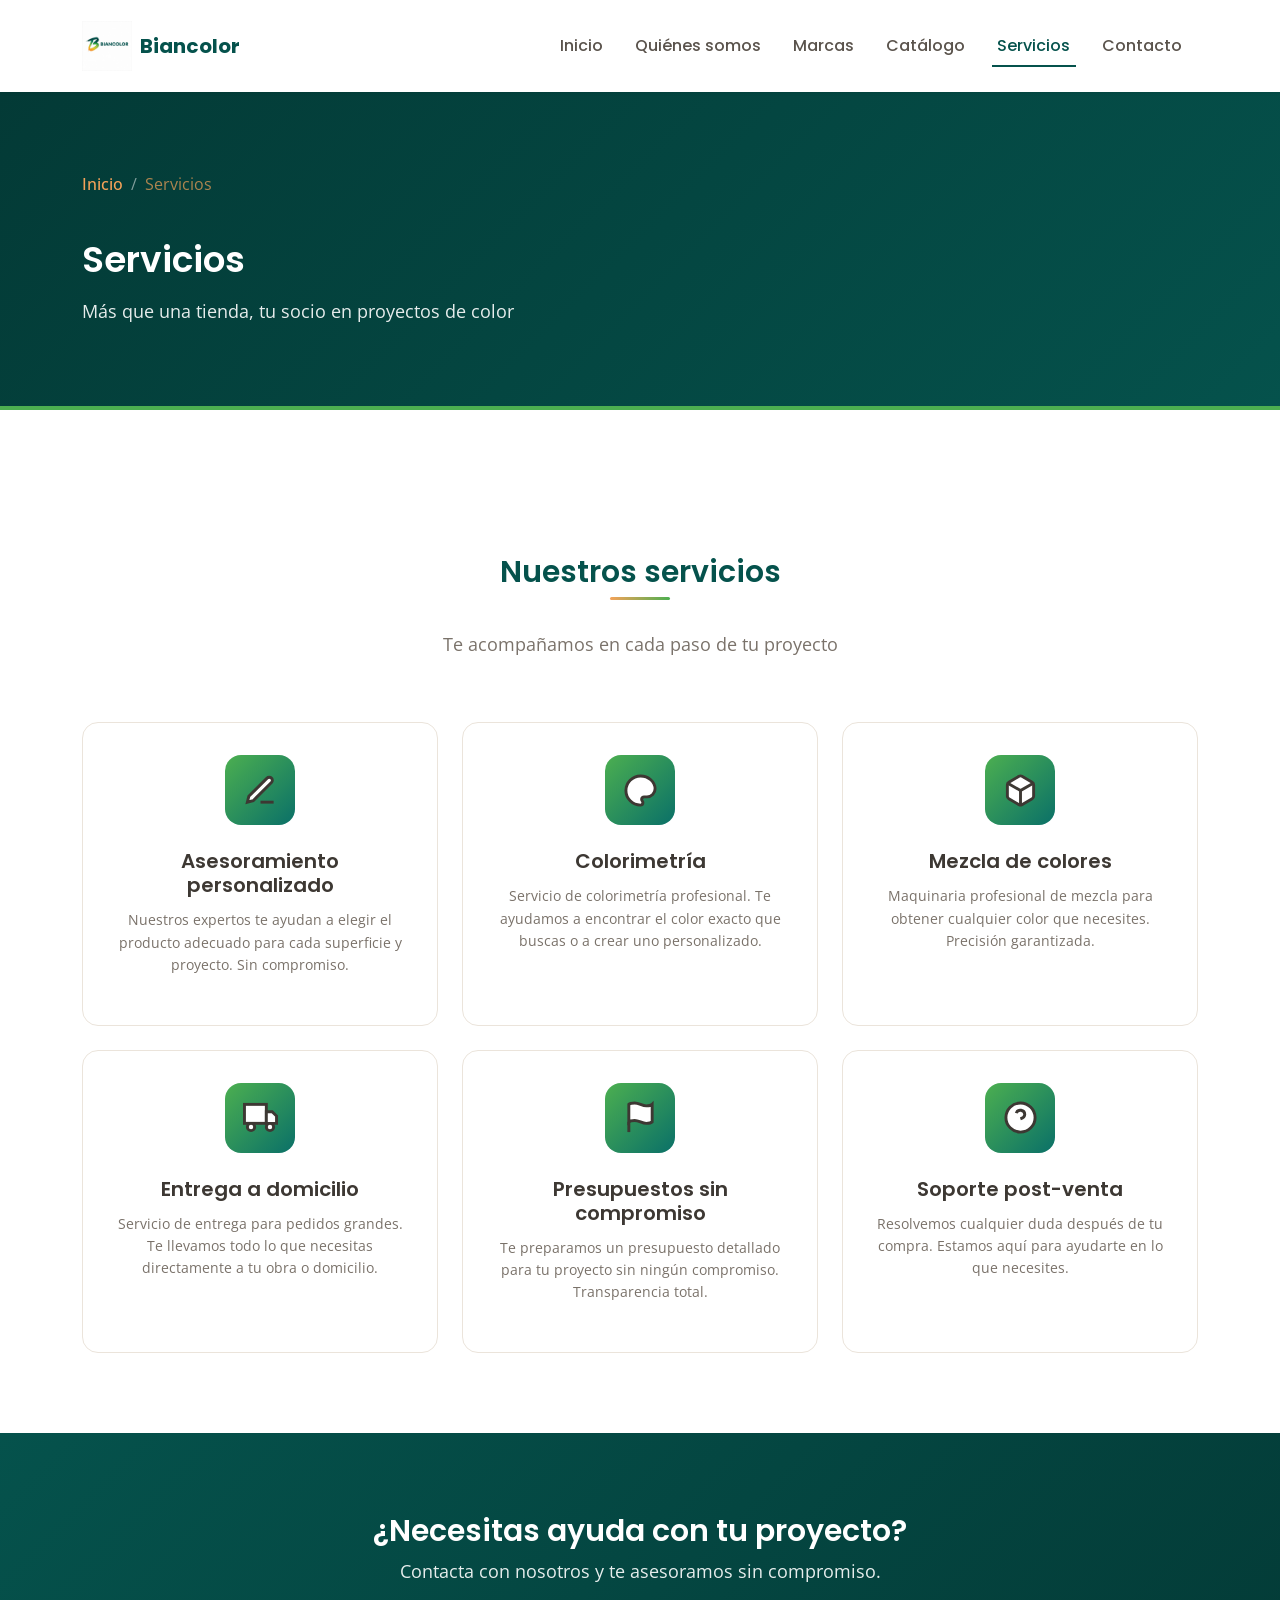
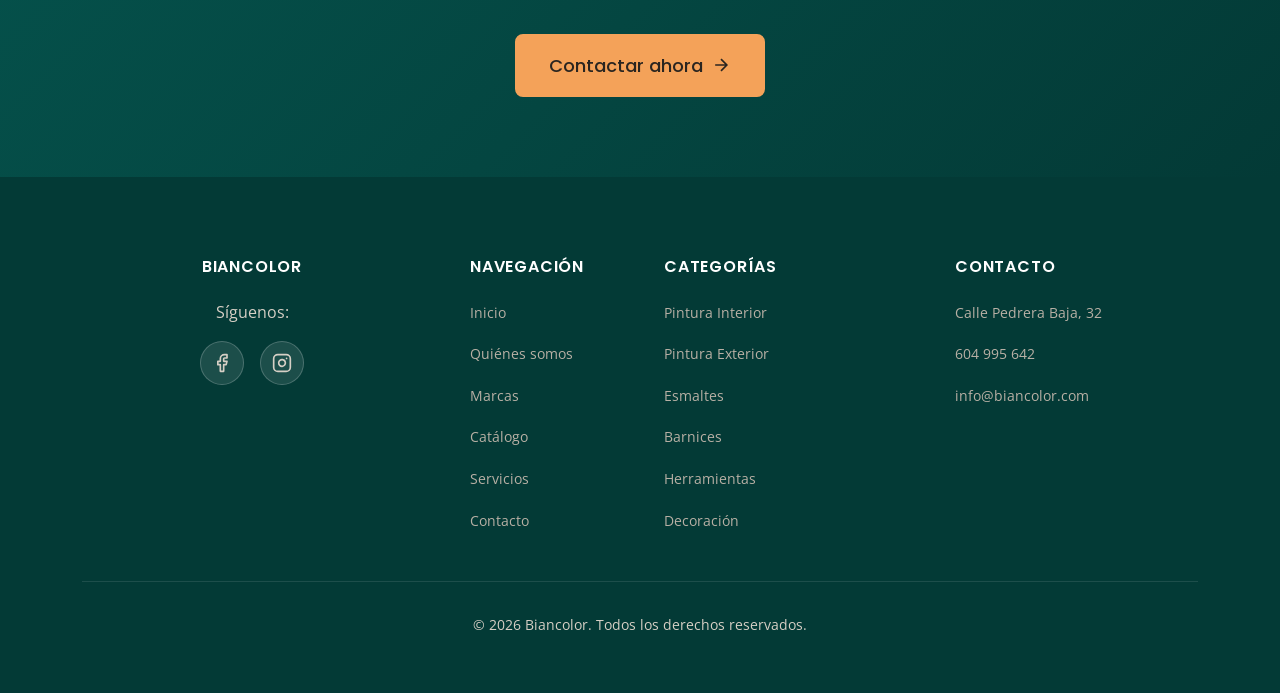
<file: servicios.html>
<!doctype html>
<html lang="es">
  <head>
    <meta charset="UTF-8" />
    <meta name="viewport" content="width=device-width, initial-scale=1.0" />
    <meta
      name="description"
      content="Servicios de Biancolor: asesoramiento, colorimetría, mezcla de colores y más."
    />
    <title>Servicios | Biancolor</title>
    <link rel="apple-touch-icon" sizes="180x180" href="apple-touch-icon.png" />
    <link rel="icon" type="image/png" sizes="32x32" href="favicon-32x32.png" />
    <link rel="icon" type="image/png" sizes="16x16" href="favicon-16x16.png" />
    <link rel="icon" type="image/x-icon" href="favicon.ico" />

    <link rel="preconnect" href="https://fonts.googleapis.com" />
    <link rel="preconnect" href="https://fonts.gstatic.com" crossorigin />
    <link
      href="https://fonts.googleapis.com/css2?family=Open+Sans:wght@400;500;600&family=Poppins:wght@400;500;600;700&display=swap"
      rel="stylesheet"
    />
    <link
      href="https://cdn.jsdelivr.net/npm/bootstrap@5.3.2/dist/css/bootstrap.min.css"
      rel="stylesheet"
    />
    <link rel="stylesheet" href="css/styles.css" />
  </head>
  <body>
    <!-- Navbar (reutilizable) -->
    <div id="site-navbar"></div>

    <!-- Page Header -->
    <section class="page-header">
      <div class="container">
        <nav aria-label="breadcrumb">
          <ol class="breadcrumb">
            <li class="breadcrumb-item"><a href="index.html">Inicio</a></li>
            <li class="breadcrumb-item active">Servicios</li>
          </ol>
        </nav>
        <h1>Servicios</h1>
        <p>Más que una tienda, tu socio en proyectos de color</p>
      </div>
    </section>

    <!-- Servicios principales -->
    <section class="section">
      <div class="container">
        <div class="section-title animate-on-scroll">
          <h2>Nuestros servicios</h2>
          <p>Te acompañamos en cada paso de tu proyecto</p>
        </div>
        <div class="row g-4">
          <div class="col-lg-4 col-md-6 animate-on-scroll delay-1">
            <div class="service-card">
              <div class="service-icon">
                <svg
                  viewBox="0 0 24 24"
                  fill="none"
                  stroke="currentColor"
                  stroke-width="2"
                >
                  <path d="M12 20h9" />
                  <path
                    d="M16.5 3.5a2.121 2.121 0 0 1 3 3L7 19l-4 1 1-4L16.5 3.5z"
                  />
                </svg>
              </div>
              <h4>Asesoramiento personalizado</h4>
              <p>
                Nuestros expertos te ayudan a elegir el producto adecuado para
                cada superficie y proyecto. Sin compromiso.
              </p>
            </div>
          </div>
          <div class="col-lg-4 col-md-6 animate-on-scroll delay-2">
            <div class="service-card">
              <div class="service-icon">
                <svg
                  viewBox="0 0 24 24"
                  fill="none"
                  stroke="currentColor"
                  stroke-width="2"
                >
                  <circle cx="13.5" cy="6.5" r="2.5" />
                  <circle cx="17.5" cy="10.5" r="2.5" />
                  <circle cx="8.5" cy="7.5" r="2.5" />
                  <circle cx="6.5" cy="12.5" r="2.5" />
                  <path
                    d="M12 2C6.5 2 2 6.5 2 12s4.5 10 10 10c.926 0 1.648-.746 1.648-1.688 0-.437-.18-.835-.437-1.125-.29-.289-.438-.652-.438-1.125a1.64 1.64 0 0 1 1.668-1.668h1.996c3.051 0 5.555-2.503 5.555-5.554C21.965 6.012 17.461 2 12 2z"
                  />
                </svg>
              </div>
              <h4>Colorimetría</h4>
              <p>
                Servicio de colorimetría profesional. Te ayudamos a encontrar el
                color exacto que buscas o a crear uno personalizado.
              </p>
            </div>
          </div>
          <div class="col-lg-4 col-md-6 animate-on-scroll delay-3">
            <div class="service-card">
              <div class="service-icon">
                <svg
                  viewBox="0 0 24 24"
                  fill="none"
                  stroke="currentColor"
                  stroke-width="2"
                >
                  <path
                    d="M21 16V8a2 2 0 0 0-1-1.73l-7-4a2 2 0 0 0-2 0l-7 4A2 2 0 0 0 3 8v8a2 2 0 0 0 1 1.73l7 4a2 2 0 0 0 2 0l7-4A2 2 0 0 0 21 16z"
                  />
                  <polyline points="3.27 6.96 12 12.01 20.73 6.96" />
                  <line x1="12" y1="22.08" x2="12" y2="12" />
                </svg>
              </div>
              <h4>Mezcla de colores</h4>
              <p>
                Maquinaria profesional de mezcla para obtener cualquier color
                que necesites. Precisión garantizada.
              </p>
            </div>
          </div>
          <div class="col-lg-4 col-md-6 animate-on-scroll delay-1">
            <div class="service-card">
              <div class="service-icon">
                <svg
                  viewBox="0 0 24 24"
                  fill="none"
                  stroke="currentColor"
                  stroke-width="2"
                >
                  <rect x="1" y="3" width="15" height="13" />
                  <polygon points="16 8 20 8 23 11 23 16 16 16 16 8" />
                  <circle cx="5.5" cy="18.5" r="2.5" />
                  <circle cx="18.5" cy="18.5" r="2.5" />
                </svg>
              </div>
              <h4>Entrega a domicilio</h4>
              <p>
                Servicio de entrega para pedidos grandes. Te llevamos todo lo
                que necesitas directamente a tu obra o domicilio.
              </p>
            </div>
          </div>
          <div class="col-lg-4 col-md-6 animate-on-scroll delay-2">
            <div class="service-card">
              <div class="service-icon">
                <svg
                  viewBox="0 0 24 24"
                  fill="none"
                  stroke="currentColor"
                  stroke-width="2"
                >
                  <path
                    d="M4 15s1-1 4-1 5 2 8 2 4-1 4-1V3s-1 1-4 1-5-2-8-2-4 1-4 1z"
                  />
                  <line x1="4" y1="22" x2="4" y2="15" />
                </svg>
              </div>
              <h4>Presupuestos sin compromiso</h4>
              <p>
                Te preparamos un presupuesto detallado para tu proyecto sin
                ningún compromiso. Transparencia total.
              </p>
            </div>
          </div>
          <div class="col-lg-4 col-md-6 animate-on-scroll delay-3">
            <div class="service-card">
              <div class="service-icon">
                <svg
                  viewBox="0 0 24 24"
                  fill="none"
                  stroke="currentColor"
                  stroke-width="2"
                >
                  <circle cx="12" cy="12" r="10" />
                  <path d="M9.09 9a3 3 0 0 1 5.83 1c0 2-3 3-3 3" />
                  <line x1="12" y1="17" x2="12.01" y2="17" />
                </svg>
              </div>
              <h4>Soporte post-venta</h4>
              <p>
                Resolvemos cualquier duda después de tu compra. Estamos aquí
                para ayudarte en lo que necesites.
              </p>
            </div>
          </div>
        </div>
      </div>
    </section>

    <!-- CTA -->
    <section
      class="section"
      style="
        background: linear-gradient(
          135deg,
          var(--color-primary) 0%,
          var(--color-primary-dark) 100%
        );
        color: white;
      "
    >
      <div class="container text-center">
        <div class="animate-on-scroll">
          <h2 style="color: white">¿Necesitas ayuda con tu proyecto?</h2>
          <p class="mb-5" style="font-size: var(--fs-lg); opacity: 0.9">
            Contacta con nosotros y te asesoramos sin compromiso.
          </p>
          <a href="contacto.html" class="btn btn-primary btn-lg">
            Contactar ahora
            <svg
              width="20"
              height="20"
              viewBox="0 0 24 24"
              fill="none"
              stroke="currentColor"
              stroke-width="2"
            >
              <path d="M5 12h14M12 5l7 7-7 7" />
            </svg>
          </a>
        </div>
      </div>
    </section>

    <!-- Footer (reutilizable) -->
    <div id="site-footer"></div>

    <!-- WhatsApp Float (reutilizable) -->
    <div id="site-whatsapp"></div>

    <script src="https://cdn.jsdelivr.net/npm/bootstrap@5.3.2/dist/js/bootstrap.bundle.min.js"></script>
    <script src="js/components.js"></script>
    <script src="js/animations.js"></script>
  </body>
</html>
</file>
<file: css/styles.css>
/* ============================================
   BIANCOLOR - Estilos principales
   ============================================ */

/* ---------- Variables CSS ---------- */
:root {
  /* Colores corporativos (basados en logo) */
  --color-primary: #05524c;
  --color-primary-light: #0a7068;
  --color-primary-dark: #033a36;
  --color-secondary: #f4a259;
  --color-secondary-light: #f7b97a;
  --color-accent: #4caf50;

  /* Neutros cálidos (tonos cálidos para coherencia con sector pintura) */
  --color-white: #ffffff;
  --color-light: #faf8f5;
  --color-gray-100: #f5f0ea;
  --color-gray-200: #ebe4db;
  --color-gray-300: #d6cfc5;
  --color-gray-400: #b8b0a5;
  --color-gray-500: #9a9189;
  --color-gray-600: #7a726a;
  --color-gray-700: #5a534c;
  --color-gray-800: #3d3833;
  --color-gray-900: #2a2520;

  /* Tipografía */
  --font-primary: 'Poppins', sans-serif;
  --font-secondary: 'Open Sans', sans-serif;

  /* Tamaños de fuente */
  --fs-xs: 0.75rem;
  --fs-sm: 0.875rem;
  --fs-base: 1rem;
  --fs-lg: 1.125rem;
  --fs-xl: 1.25rem;
  --fs-2xl: 1.5rem;
  --fs-3xl: 1.875rem;
  --fs-4xl: 2.25rem;
  --fs-5xl: 3rem;

  /* Espaciado */
  --space-1: 0.25rem;
  --space-2: 0.5rem;
  --space-3: 0.75rem;
  --space-4: 1rem;
  --space-5: 1.25rem;
  --space-6: 1.5rem;
  --space-8: 2rem;
  --space-10: 2.5rem;
  --space-12: 3rem;
  --space-16: 4rem;
  --space-20: 5rem;
  --space-24: 6rem;

  /* Bordes y sombras */
  --radius-sm: 0.25rem;
  --radius-md: 0.5rem;
  --radius-lg: 1rem;
  --radius-full: 9999px;

  --shadow-sm: 0 1px 3px rgba(0, 0, 0, 0.08);
  --shadow-md: 0 4px 6px rgba(0, 0, 0, 0.1);
  --shadow-lg: 0 10px 25px rgba(0, 0, 0, 0.12);
  --shadow-xl: 0 20px 40px rgba(0, 0, 0, 0.15);

  /* Transiciones */
  --transition-fast: 0.15s ease;
  --transition-base: 0.3s ease;
  --transition-slow: 0.5s ease;
}

/* ---------- Reset y base ---------- */
*,
*::before,
*::after {
  box-sizing: border-box;
  margin: 0;
  padding: 0;
}

html {
  scroll-behavior: smooth;
  font-size: 16px;
}

body {
  font-family: var(--font-secondary);
  font-size: var(--fs-base);
  line-height: 1.6;
  color: var(--color-gray-800);
  background-color: var(--color-white);
  overflow-x: hidden;
}

h1, h2, h3, h4, h5, h6 {
  font-family: var(--font-primary);
  font-weight: 600;
  line-height: 1.2;
  color: var(--color-gray-900);
}

h1 { font-size: var(--fs-4xl); }
h2 { font-size: var(--fs-3xl); }
h3 { font-size: var(--fs-2xl); }
h4 { font-size: var(--fs-xl); }

a {
  color: var(--color-primary);
  text-decoration: none;
  transition: color var(--transition-fast);
}

a:hover {
  color: var(--color-primary-light);
}

img {
  max-width: 100%;
  height: auto;
  display: block;
}

/* ---------- Animaciones ---------- */
@keyframes fadeIn {
  from {
    opacity: 0;
    transform: translateY(20px);
  }
  to {
    opacity: 1;
    transform: translateY(0);
  }
}

@keyframes fadeInLeft {
  from {
    opacity: 0;
    transform: translateX(-30px);
  }
  to {
    opacity: 1;
    transform: translateX(0);
  }
}

@keyframes fadeInRight {
  from {
    opacity: 0;
    transform: translateX(30px);
  }
  to {
    opacity: 1;
    transform: translateX(0);
  }
}

@keyframes scaleIn {
  from {
    opacity: 0;
    transform: scale(0.9);
  }
  to {
    opacity: 1;
    transform: scale(1);
  }
}

@keyframes pulse {
  0%, 100% {
    transform: scale(1);
  }
  50% {
    transform: scale(1.05);
  }
}

@keyframes float {
  0%, 100% {
    transform: translateY(0);
  }
  50% {
    transform: translateY(-10px);
  }
}

/* Clases de animación */
.animate-on-scroll {
  opacity: 0;
  transform: translateY(30px);
  transition: opacity var(--transition-slow), transform var(--transition-slow);
}

.animate-on-scroll.visible {
  opacity: 1;
  transform: translateY(0);
}

.animate-on-scroll.delay-1 { transition-delay: 0.1s; }
.animate-on-scroll.delay-2 { transition-delay: 0.2s; }
.animate-on-scroll.delay-3 { transition-delay: 0.3s; }
.animate-on-scroll.delay-4 { transition-delay: 0.4s; }

/* Animaciones desde diferentes direcciones */
.animate-from-left {
  transform: translateX(-40px);
}

.animate-from-left.visible {
  transform: translateX(0);
}

.animate-from-right {
  transform: translateX(40px);
}

.animate-from-right.visible {
  transform: translateX(0);
}

.animate-from-scale {
  transform: scale(0.92);
}

.animate-from-scale.visible {
  transform: scale(1);
}

/* ---------- Componentes ---------- */

/* Navbar */
.navbar {
  background-color: rgba(255, 255, 255, 0.95);
  backdrop-filter: blur(10px);
  -webkit-backdrop-filter: blur(10px);
  box-shadow: var(--shadow-sm);
  padding: var(--space-4) 0;
  position: sticky;
  top: 0;
  z-index: 1000;
  transition: all var(--transition-base);
}

.navbar.scrolled {
  padding: var(--space-2) 0;
  box-shadow: var(--shadow-md);
  background-color: rgba(255, 255, 255, 0.98);
}

.navbar-brand img {
  height: 50px;
  width: auto;
  transition: transform var(--transition-base);
}

.navbar-brand:hover img {
  transform: scale(1.05);
}

.navbar-brand .brand-text {
  font-family: var(--font-primary);
  font-weight: 700;
  font-size: var(--fs-xl);
  color: var(--color-primary);
  margin-left: var(--space-2);
}

.nav-link {
  font-family: var(--font-primary);
  font-weight: 500;
  color: var(--color-gray-700) !important;
  padding: var(--space-2) var(--space-4) !important;
  position: relative;
  transition: color var(--transition-fast);
}

.nav-link::after {
  content: '';
  position: absolute;
  bottom: 0;
  left: 50%;
  width: 0;
  height: 2px;
  background-color: var(--color-primary);
  transition: all var(--transition-base);
  transform: translateX(-50%);
}

.nav-link:hover::after,
.nav-link.active::after {
  width: 80%;
}

.nav-link:hover,
.nav-link.active {
  color: var(--color-primary) !important;
}

.navbar-toggler {
  border: none;
  padding: var(--space-2);
}

.navbar-toggler:focus {
  box-shadow: none;
}

.navbar-toggler-icon {
  background-image: url("data:image/svg+xml,%3csvg xmlns='http://www.w3.org/2000/svg' viewBox='0 0 30 30'%3e%3cpath stroke='rgba(5, 82, 76, 0.8)' stroke-linecap='round' stroke-miterlimit='10' stroke-width='2' d='M4 7h22M4 15h22M4 23h22'/%3e%3c/svg%3e");
}

/* Hero Section */
.hero {
  background: linear-gradient(135deg, var(--color-primary-dark) 0%, var(--color-primary) 60%, var(--color-primary-light) 100%);
  color: var(--color-white);
  padding: var(--space-24) 0;
  position: relative;
  overflow: hidden;
  border-bottom: 4px solid var(--color-accent);
}

.hero::before {
  content: '';
  position: absolute;
  top: 0;
  left: 0;
  right: 0;
  bottom: 0;
  background:
    radial-gradient(ellipse 80% 50% at 20% 80%, rgba(76, 175, 80, 0.15) 0%, transparent 60%),
    radial-gradient(ellipse 60% 40% at 80% 20%, rgba(244, 162, 89, 0.12) 0%, transparent 50%),
    url('data:image/svg+xml,<svg xmlns="http://www.w3.org/2000/svg" viewBox="0 0 400 400"><defs><filter id="n"><feTurbulence type="fractalNoise" baseFrequency="0.75" numOctaves="4" stitchTiles="stitch"/></filter></defs><rect width="400" height="400" filter="url(%23n)" opacity="0.04"/></svg>');
  opacity: 1;
}

.hero::after {
  content: '';
  position: absolute;
  top: -50%;
  right: -10%;
  width: 500px;
  height: 500px;
  background: radial-gradient(circle, rgba(244, 162, 89, 0.2) 0%, transparent 70%);
  border-radius: 50%;
  pointer-events: none;
}

.hero-content {
  position: relative;
  z-index: 1;
}

.hero-eyebrow {
  display: inline-flex;
  align-items: center;
  gap: var(--space-2);
  font-family: var(--font-primary);
  font-weight: 500;
  font-size: var(--fs-sm);
  text-transform: uppercase;
  letter-spacing: 0.1em;
  color: var(--color-secondary);
  margin-bottom: var(--space-6);
  opacity: 0;
  transform: translateY(15px);
  animation: heroReveal 0.6s ease-out 0.1s forwards;
}

.hero-eyebrow::before {
  content: '';
  width: 24px;
  height: 2px;
  background-color: var(--color-secondary);
  border-radius: 1px;
}

.hero h1 {
  font-size: clamp(2.25rem, 5vw, 3.5rem);
  font-weight: 700;
  margin-bottom: var(--space-6);
  line-height: 1.1;
  opacity: 0;
  transform: translateY(20px);
  animation: heroReveal 0.7s ease-out 0.25s forwards;
}

.hero p {
  font-size: var(--fs-xl);
  opacity: 0;
  transform: translateY(15px);
  animation: heroReveal 0.6s ease-out 0.45s forwards;
  max-width: 540px;
  line-height: 1.7;
}

.hero .hero-actions {
  display: flex;
  flex-wrap: wrap;
  gap: var(--space-4);
  opacity: 0;
  transform: translateY(15px);
  animation: heroReveal 0.6s ease-out 0.6s forwards;
}

.hero .hero-stats {
  display: flex;
  gap: var(--space-10);
  margin-top: var(--space-12);
  padding-top: var(--space-8);
  border-top: 1px solid rgba(255, 255, 255, 0.15);
  opacity: 0;
  transform: translateY(15px);
  animation: heroReveal 0.6s ease-out 0.75s forwards;
}

.hero .hero-stats .stat {
  text-align: left;
}

.hero .hero-stats .stat-number {
  font-family: var(--font-primary);
  font-weight: 700;
  font-size: var(--fs-3xl);
  color: var(--color-secondary);
  line-height: 1;
}

.hero .hero-stats .stat-label {
  font-size: var(--fs-sm);
  opacity: 0.8;
  margin-top: var(--space-1);
}

@keyframes heroReveal {
  to {
    opacity: 1;
    transform: translateY(0);
  }
}

/* Botones */
.btn {
  font-family: var(--font-primary);
  font-weight: 500;
  padding: var(--space-3) var(--space-6);
  border-radius: var(--radius-md);
  transition: all var(--transition-base);
  display: inline-flex;
  align-items: center;
  gap: var(--space-2);
}

.btn-primary {
  background-color: var(--color-secondary);
  color: var(--color-gray-900);
  border: 2px solid var(--color-secondary);
}

.btn-primary:hover {
  background-color: var(--color-secondary-light);
  border-color: var(--color-secondary-light);
  transform: translateY(-2px);
  box-shadow: var(--shadow-lg);
  color: var(--color-gray-900);
}

.btn-outline-primary {
  background-color: transparent;
  color: var(--color-white);
  border: 2px solid var(--color-white);
}

.btn-outline-primary:hover {
  background-color: var(--color-white);
  color: var(--color-primary);
  transform: translateY(-2px);
  box-shadow: var(--shadow-lg);
}

.btn-outline-secondary {
  background-color: transparent;
  color: var(--color-primary);
  border: 2px solid var(--color-primary);
}

.btn-outline-secondary:hover {
  background-color: var(--color-primary);
  color: var(--color-white);
  transform: translateY(-2px);
  box-shadow: var(--shadow-lg);
}

.btn-lg {
  padding: var(--space-4) var(--space-8);
  font-size: var(--fs-lg);
}

/* Secciones */
.section {
  padding: var(--space-20) 0;
}

.section-light {
  background-color: var(--color-light);
}

.section-title {
  text-align: center;
  margin-bottom: var(--space-16);
}

.section-title h2 {
  color: var(--color-primary);
  margin-bottom: var(--space-4);
  position: relative;
  display: inline-block;
}

.section-title h2::after {
  content: '';
  position: absolute;
  bottom: -10px;
  left: 50%;
  transform: translateX(-50%);
  width: 60px;
  height: 3px;
  background: linear-gradient(90deg, var(--color-secondary), var(--color-accent));
  border-radius: var(--radius-full);
}

.section-title p {
  color: var(--color-gray-600);
  font-size: var(--fs-lg);
  max-width: 600px;
  margin: var(--space-6) auto 0;
}

/* Tarjetas de categorías */
.categories-grid {
  display: grid;
  grid-template-columns: repeat(4, 1fr);
  gap: var(--space-6);
}

.category-card {
  background: var(--color-white);
  border-radius: var(--radius-lg);
  padding: var(--space-8);
  text-align: center;
  transition: all var(--transition-base);
  border: 1px solid var(--color-gray-200);
  height: 100%;
  position: relative;
  overflow: hidden;
}

.category-card::before {
  content: '';
  position: absolute;
  top: 0;
  left: 0;
  right: 0;
  height: 3px;
  background: linear-gradient(90deg, var(--color-primary), var(--color-accent));
  transform: scaleX(0);
  transform-origin: left;
  transition: transform var(--transition-base);
}

.category-item:hover .category-card::before {
  transform: scaleX(1);
}

.category-card:hover {
  transform: translateY(-8px);
  box-shadow: var(--shadow-xl);
  border-color: var(--color-accent);
}

.category-card .icon {
  width: 80px;
  height: 80px;
  background: linear-gradient(135deg, var(--color-primary) 0%, var(--color-primary-light) 100%);
  border-radius: var(--radius-full);
  display: flex;
  align-items: center;
  justify-content: center;
  margin: 0 auto var(--space-6);
  transition: transform var(--transition-base);
}

.category-card:hover .icon {
  transform: scale(1.1) rotate(5deg);
}

.category-card .icon svg {
  width: 40px;
  height: 40px;
  fill: var(--color-white);
}

.category-card h4 {
  margin-bottom: var(--space-3);
  color: var(--color-gray-800);
}

.category-card p {
  color: var(--color-gray-600);
  font-size: var(--fs-sm);
}

/* Tarjetas de productos */
.product-card {
  background: var(--color-white);
  border-radius: var(--radius-lg);
  overflow: hidden;
  transition: all var(--transition-base);
  border: 1px solid var(--color-gray-200);
  height: 100%;
  display: flex;
  flex-direction: column;
}

.product-card:hover {
  transform: translateY(-5px);
  box-shadow: var(--shadow-lg);
  border-color: var(--color-accent);
}

.product-card .product-image {
  position: relative;
  overflow: hidden;
  aspect-ratio: 4 / 3;
}

.product-card .product-image img {
  width: 100%;
  height: 100%;
  object-fit: cover;
  transition: transform var(--transition-slow);
}

.product-card:hover .product-image img {
  transform: scale(1.08);
}

.product-card .product-badge {
  position: absolute;
  top: var(--space-3);
  left: var(--space-3);
  background-color: var(--color-secondary);
  color: var(--color-gray-900);
  padding: var(--space-1) var(--space-3);
  border-radius: var(--radius-full);
  font-size: var(--fs-xs);
  font-weight: 600;
  font-family: var(--font-primary);
}

.product-card .product-body {
  padding: var(--space-5);
  flex-grow: 1;
  display: flex;
  flex-direction: column;
}

.product-card .product-ref {
  font-size: var(--fs-xs);
  color: var(--color-gray-500);
  font-family: var(--font-primary);
  margin-bottom: var(--space-2);
}

.product-card .product-name {
  font-family: var(--font-primary);
  font-weight: 600;
  font-size: var(--fs-lg);
  color: var(--color-gray-800);
  margin-bottom: var(--space-2);
}

.product-card .product-brand {
  font-size: var(--fs-sm);
  color: var(--color-primary);
  font-weight: 500;
  margin-bottom: var(--space-3);
}

.product-card .product-description {
  font-size: var(--fs-sm);
  color: var(--color-gray-600);
  line-height: 1.5;
  flex-grow: 1;
}

/* Filtros del catálogo */
.catalog-filters {
  display: flex;
  flex-wrap: wrap;
  gap: var(--space-3);
  justify-content: center;
  margin-bottom: var(--space-10);
}

.filter-btn {
  font-family: var(--font-primary);
  font-weight: 500;
  padding: var(--space-2) var(--space-5);
  border: 2px solid var(--color-gray-300);
  border-radius: var(--radius-full);
  background: var(--color-white);
  color: var(--color-gray-700);
  cursor: pointer;
  transition: all var(--transition-base);
}

.filter-btn:hover {
  border-color: var(--color-accent);
  color: var(--color-primary);
  background-color: var(--color-light);
}

.filter-btn.active {
  background-color: var(--color-primary);
  border-color: var(--color-primary);
  color: var(--color-white);
  box-shadow: 0 2px 8px rgba(5, 82, 76, 0.3);
}

/* Empty state */
.empty-state {
  text-align: center;
  padding: var(--space-16) var(--space-8);
}

.empty-state .empty-icon {
  width: 120px;
  height: 120px;
  margin: 0 auto var(--space-8);
  opacity: 0.4;
}

.empty-state h3 {
  color: var(--color-gray-600);
  margin-bottom: var(--space-3);
}

.empty-state p {
  color: var(--color-gray-500);
  max-width: 400px;
  margin: 0 auto;
}

/* Por qué elegirnos - Layout alternado */
.why-features {
  display: flex;
  flex-direction: column;
  gap: var(--space-6);
}

.why-feature {
  display: flex;
  align-items: flex-start;
  gap: var(--space-4);
  padding: var(--space-5);
  background: var(--color-white);
  border-radius: var(--radius-lg);
  border: 1px solid var(--color-gray-200);
  transition: all var(--transition-base);
}

.why-feature:hover {
  border-color: var(--color-accent);
  box-shadow: var(--shadow-md);
  transform: translateX(4px);
}

.why-feature-icon {
  width: 48px;
  height: 48px;
  min-width: 48px;
  background: linear-gradient(135deg, var(--color-primary) 0%, var(--color-primary-light) 100%);
  border-radius: var(--radius-md);
  display: flex;
  align-items: center;
  justify-content: center;
}

.why-feature-icon svg {
  width: 24px;
  height: 24px;
  fill: none;
  stroke: var(--color-white);
  stroke-width: 2;
  stroke-linecap: round;
  stroke-linejoin: round;
}

.why-feature h4 {
  font-size: var(--fs-base);
  margin-bottom: var(--space-1);
  color: var(--color-gray-800);
}

.why-feature p {
  font-size: var(--fs-sm);
  color: var(--color-gray-600);
  margin: 0;
  line-height: 1.5;
}

.why-stats-grid {
  display: grid;
  grid-template-columns: 1fr 1fr;
  gap: var(--space-6);
}

.why-stat-card {
  background: var(--color-white);
  border-radius: var(--radius-lg);
  padding: var(--space-8) var(--space-6);
  text-align: center;
  border: 1px solid var(--color-gray-200);
  transition: all var(--transition-base);
  position: relative;
  overflow: hidden;
}

.why-stat-card::after {
  content: '';
  position: absolute;
  bottom: 0;
  left: 0;
  right: 0;
  height: 3px;
  background: linear-gradient(90deg, var(--color-primary), var(--color-accent));
  transform: scaleX(0);
  transition: transform var(--transition-base);
}

.why-stat-card:hover::after {
  transform: scaleX(1);
}

.why-stat-card:hover {
  transform: translateY(-4px);
  box-shadow: var(--shadow-lg);
}

.why-stat-number {
  font-family: var(--font-primary);
  font-weight: 700;
  font-size: 2.5rem;
  color: var(--color-primary);
  line-height: 1;
  margin-bottom: var(--space-2);
}

.why-stat-label {
  font-size: var(--fs-sm);
  color: var(--color-gray-600);
  line-height: 1.4;
}

/* Fachada de la tienda */
.store-front-section {
  overflow: hidden;
}

.store-front-image {
  border-radius: var(--radius-lg);
  overflow: hidden;
  box-shadow: var(--shadow-xl);
  position: relative;
}

.store-front-image::after {
  content: '';
  position: absolute;
  top: 0;
  left: 0;
  right: 0;
  bottom: 0;
  border: 3px solid var(--color-accent);
  border-radius: var(--radius-lg);
  pointer-events: none;
  opacity: 0;
  transition: opacity var(--transition-base);
}

.store-front-image:hover::after {
  opacity: 1;
}

.store-front-image img {
  width: 100%;
  height: auto;
  display: block;
  aspect-ratio: 4 / 3;
  object-fit: cover;
  transition: transform var(--transition-slow);
}

.store-front-image:hover img {
  transform: scale(1.03);
}

.store-front-content h2 {
  color: var(--color-primary);
  margin-bottom: var(--space-4);
}

.store-front-content p {
  color: var(--color-gray-600);
  font-size: var(--fs-lg);
  line-height: 1.7;
  margin-bottom: var(--space-6);
}

.store-front-info {
  display: flex;
  flex-direction: column;
  gap: var(--space-4);
}

.store-info-item {
  display: flex;
  align-items: center;
  gap: var(--space-3);
  color: var(--color-gray-700);
  font-size: var(--fs-sm);
}

.store-info-item svg {
  stroke: var(--color-primary);
  min-width: 20px;
}

/* CTA Section */
.cta-section {
  background: linear-gradient(135deg, var(--color-primary) 0%, var(--color-primary-dark) 100%);
  color: var(--color-white);
  position: relative;
  overflow: hidden;
}

.cta-section::before {
  content: '';
  position: absolute;
  top: 0;
  left: 0;
  right: 0;
  bottom: 0;
  background:
    radial-gradient(ellipse 50% 80% at 80% 20%, rgba(76, 175, 80, 0.2) 0%, transparent 60%),
    radial-gradient(ellipse 40% 60% at 20% 80%, rgba(244, 162, 89, 0.15) 0%, transparent 50%);
  pointer-events: none;
}

.cta-section h2 {
  color: var(--color-white);
  position: relative;
}

.cta-section p {
  font-size: var(--fs-lg);
  opacity: 0.9;
  position: relative;
}

.cta-section .btn {
  position: relative;
}

/* Marcas */
.brand-card {
  background: var(--color-white);
  border-radius: var(--radius-lg);
  padding: var(--space-8);
  display: flex;
  align-items: center;
  justify-content: center;
  transition: all var(--transition-base);
  border: 1px solid var(--color-gray-200);
  min-height: 120px;
}

.brand-card:hover {
  transform: translateY(-3px);
  box-shadow: var(--shadow-md);
  border-color: var(--color-accent);
}

.brand-card img {
  max-height: 60px;
  width: auto;
  filter: grayscale(100%);
  opacity: 0.7;
  transition: all var(--transition-base);
}

.brand-card:hover img {
  filter: grayscale(0%);
  opacity: 1;
}

/* Servicios */
.service-card {
  background: var(--color-white);
  border-radius: var(--radius-lg);
  padding: var(--space-8);
  text-align: center;
  transition: all var(--transition-base);
  border: 1px solid var(--color-gray-200);
  height: 100%;
}

.service-card:hover {
  transform: translateY(-5px);
  box-shadow: var(--shadow-lg);
  border-color: var(--color-accent);
}

.service-card .service-icon {
  width: 70px;
  height: 70px;
  background: linear-gradient(135deg, var(--color-accent) 0%, var(--color-primary-light) 100%);
  border-radius: var(--radius-lg);
  display: flex;
  align-items: center;
  justify-content: center;
  margin: 0 auto var(--space-6);
  transition: transform var(--transition-base);
}

.service-card:hover .service-icon {
  transform: rotate(10deg) scale(1.1);
}

.service-card .service-icon svg {
  width: 35px;
  height: 35px;
  fill: var(--color-white);
}

.service-card h4 {
  margin-bottom: var(--space-3);
  color: var(--color-gray-800);
}

.service-card p {
  color: var(--color-gray-600);
  font-size: var(--fs-sm);
}

/* Contacto */
.contact-info {
  background: var(--color-white);
  border-radius: var(--radius-lg);
  padding: var(--space-8);
  height: 100%;
  border: 1px solid var(--color-gray-200);
}

.contact-info .info-item {
  display: flex;
  align-items: flex-start;
  gap: var(--space-4);
  margin-bottom: var(--space-6);
  padding-bottom: var(--space-6);
  border-bottom: 1px solid var(--color-gray-200);
}

.contact-info .info-item:last-child {
  margin-bottom: 0;
  padding-bottom: 0;
  border-bottom: none;
}

.contact-info .info-icon {
  width: 50px;
  height: 50px;
  min-width: 50px;
  background-color: var(--color-light);
  border-radius: var(--radius-md);
  display: flex;
  align-items: center;
  justify-content: center;
  transition: all var(--transition-base);
}

.contact-info .info-item:hover .info-icon {
  background-color: var(--color-accent);
}

.contact-info .info-icon svg {
  width: 24px;
  height: 24px;
  fill: var(--color-primary);
  transition: fill var(--transition-base);
}

.contact-info .info-item:hover .info-icon svg {
  fill: var(--color-white);
}

.contact-info .info-content h5 {
  font-family: var(--font-primary);
  font-weight: 600;
  margin-bottom: var(--space-1);
  color: var(--color-gray-800);
}

.contact-info .info-content p {
  color: var(--color-gray-600);
  margin: 0;
}

.contact-info .info-content a {
  color: var(--color-primary);
  font-weight: 500;
}

.contact-info .info-content a:hover {
  color: var(--color-primary-light);
  text-decoration: underline;
}

/* Mapa */
.map-container {
  border-radius: var(--radius-lg);
  overflow: hidden;
  height: 100%;
  min-height: 400px;
  box-shadow: var(--shadow-md);
}

.map-container iframe {
  width: 100%;
  height: 100%;
  border: none;
}

/* WhatsApp Float Button */
.whatsapp-float {
  position: fixed;
  bottom: var(--space-8);
  right: var(--space-8);
  width: 60px;
  height: 60px;
  background-color: #25d366;
  border-radius: var(--radius-full);
  display: flex;
  align-items: center;
  justify-content: center;
  box-shadow: 0 4px 15px rgba(37, 211, 102, 0.4);
  z-index: 1000;
  transition: all var(--transition-base);
  animation: float 3s ease-in-out infinite;
}

.whatsapp-float:hover {
  transform: scale(1.1);
  box-shadow: 0 6px 20px rgba(37, 211, 102, 0.5);
  background-color: var(--color-accent);
}

.whatsapp-float svg {
  width: 32px;
  height: 32px;
  fill: var(--color-white);
}

/* Footer */
.footer {
  background-color: var(--color-primary-dark);
  color: var(--color-gray-300);
  padding: var(--space-20) 0 var(--space-10);
}

.footer h5 {
  color: var(--color-white);
  font-family: var(--font-primary);
  font-weight: 600;
  margin-bottom: var(--space-6);
  font-size: var(--fs-base);
  text-transform: uppercase;
  letter-spacing: 0.05em;
}

.footer a {
  color: var(--color-gray-400);
  transition: color var(--transition-fast);
}

.footer a:hover {
  color: var(--color-accent);
}

.footer .footer-links {
  list-style: none;
  padding: 0;
}

.footer .footer-links li {
  margin-bottom: var(--space-4);
}

.footer .footer-links li a {
  display: inline-block;
  font-size: var(--fs-sm);
  transition: color var(--transition-fast);
}

.footer .footer-social {
  margin-top: var(--space-4);
}

.footer .footer-social-label {
  font-size: var(--fs-sm);
  color: var(--color-gray-400);
  margin-bottom: var(--space-3);
}

.footer .social-links {
  display: flex;
  gap: var(--space-4);
}

.footer .social-links a {
  width: 44px;
  height: 44px;
  background-color: rgba(255, 255, 255, 0.1);
  border: 1px solid rgba(255, 255, 255, 0.2);
  border-radius: var(--radius-full);
  display: flex;
  align-items: center;
  justify-content: center;
  transition: all var(--transition-base);
}

.footer .social-links a:hover {
  background-color: var(--color-accent);
  border-color: var(--color-accent);
  transform: translateY(-3px);
}

.footer .social-links a svg {
  width: 20px;
  height: 20px;
  stroke: var(--color-gray-300);
  transition: stroke var(--transition-fast);
}

.footer .social-links a:hover svg {
  stroke: var(--color-white);
}

.footer-bottom {
  border-top: 1px solid rgba(255, 255, 255, 0.1);
  padding-top: var(--space-8);
  margin-top: var(--space-8);
  text-align: center;
  font-size: var(--fs-sm);
}

/* Breadcrumbs */
.breadcrumb {
  background-color: transparent;
  padding: var(--space-4) 0;
  margin-bottom: var(--space-6);
}

.breadcrumb-item a {
  color: var(--color-secondary);
  font-weight: 500;
  text-decoration: none;
  transition: opacity var(--transition-fast);
}

.breadcrumb-item a:hover {
  opacity: 0.8;
  text-decoration: underline;
}

.breadcrumb-item.active {
  color: rgba(244, 162, 89, 0.7);
}

.breadcrumb-item + .breadcrumb-item::before {
  content: '/';
  color: rgba(255, 255, 255, 0.5);
}

/* Page header */
.page-header {
  background: linear-gradient(135deg, var(--color-primary-dark) 0%, var(--color-primary) 100%);
  color: var(--color-white);
  padding: var(--space-16) 0;
  margin-bottom: var(--space-16);
  border-bottom: 4px solid var(--color-accent);
}

.page-header h1 {
  color: var(--color-white);
  margin-bottom: var(--space-4);
}

.page-header p {
  opacity: 0.9;
  font-size: var(--fs-lg);
}

/* ---------- Responsive ---------- */

/* Tablet */
@media (max-width: 991.98px) {
  :root {
    --fs-5xl: 2.5rem;
    --fs-4xl: 2rem;
    --fs-3xl: 1.75rem;
  }

  .hero {
    padding: var(--space-16) 0;
  }

  .hero .hero-stats {
    gap: var(--space-6);
  }

  .section {
    padding: var(--space-16) 0;
  }

  .categories-grid {
    grid-template-columns: repeat(2, 1fr);
  }

  .why-stats-grid {
    grid-template-columns: 1fr 1fr;
  }
}

/* Móvil */
@media (max-width: 767.98px) {
  :root {
    --fs-5xl: 2rem;
    --fs-4xl: 1.75rem;
    --fs-3xl: 1.5rem;
    --fs-2xl: 1.25rem;
  }

  .hero {
    padding: var(--space-12) 0;
    text-align: center;
  }

  .hero .hero-stats {
    flex-direction: column;
    gap: var(--space-6);
    align-items: center;
  }

  .hero .hero-stats .stat {
    text-align: center;
  }

  .hero .hero-actions {
    justify-content: center;
  }

  .section {
    padding: var(--space-12) 0;
  }

  .section-title {
    margin-bottom: var(--space-10);
  }

  .categories-grid {
    grid-template-columns: 1fr;
  }

  .store-front-content {
    text-align: center;
  }

  .store-front-info {
    align-items: center;
  }

  .why-stats-grid {
    grid-template-columns: 1fr 1fr;
  }

  .navbar-collapse {
    background-color: var(--color-white);
    padding: var(--space-4);
    border-radius: var(--radius-md);
    margin-top: var(--space-4);
    box-shadow: var(--shadow-lg);
  }

  .whatsapp-float {
    bottom: var(--space-6);
    right: var(--space-6);
    width: 55px;
    height: 55px;
  }

  .footer {
    padding: var(--space-10) 0 var(--space-6);
    text-align: center;
  }

  .footer .social-links {
    justify-content: center;
  }

  .contact-info .info-item {
    flex-direction: column;
    align-items: center;
    text-align: center;
  }
}

/* Pantallas grandes */
@media (min-width: 1200px) {
  .container {
    max-width: 1140px;
  }
}

/* Utilidades adicionales */
.text-primary { color: var(--color-primary) !important; }
.bg-primary { background-color: var(--color-primary) !important; }
.text-secondary { color: var(--color-secondary) !important; }
.bg-secondary { background-color: var(--color-secondary) !important; }

.shadow-hover {
  transition: all var(--transition-base);
}

.shadow-hover:hover {
  box-shadow: var(--shadow-lg);
  transform: translateY(-3px);
}

.img-cover {
  width: 100%;
  height: 100%;
  object-fit: cover;
}

.ratio-4-3 {
  aspect-ratio: 4 / 3;
}

.ratio-16-9 {
  aspect-ratio: 16 / 9;
}
</file>
